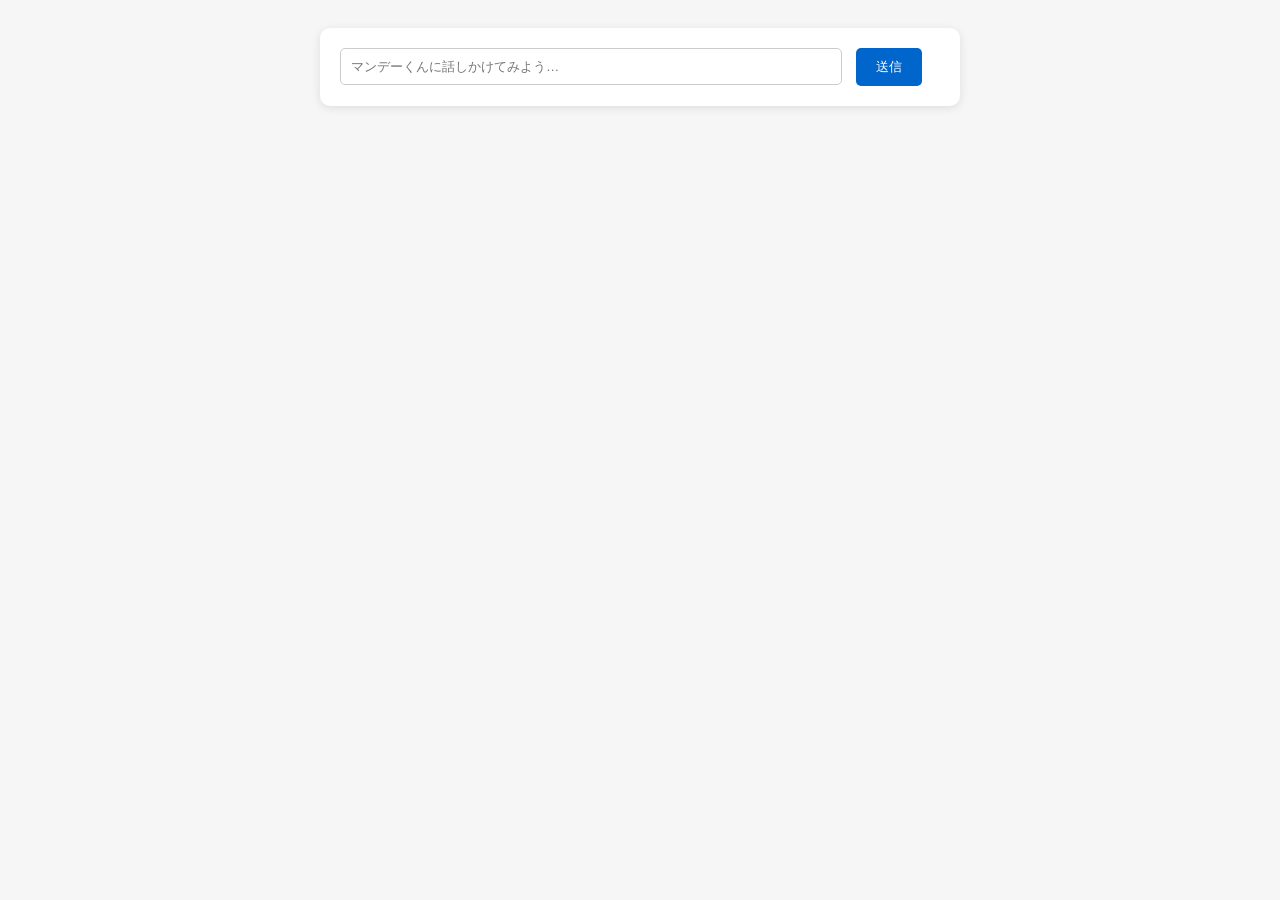
<file: index.html>
<!DOCTYPE html>
<html lang="ja">
<head>
  <meta charset="UTF-8" />
  <meta name="viewport" content="width=device-width, initial-scale=1.0" />
  <title>マンデーくんBot</title>
  <style>
    body { font-family: 'Arial', sans-serif; background: #f6f6f6; padding: 20px; }
    #chatbox { max-width: 600px; margin: auto; background: #fff; border-radius: 10px; padding: 20px; box-shadow: 0 2px 10px rgba(0,0,0,0.1); }
    .user, .bot { margin: 10px 0; padding: 10px; border-radius: 10px; }
    .user { background: #d0e8ff; text-align: right; }
    .bot { background: #ffe9c8; text-align: left; white-space: pre-wrap; }
    input[type="text"] { width: 80%; padding: 10px; border-radius: 5px; border: 1px solid #ccc; }
    button { padding: 10px 20px; margin-left: 10px; border: none; background: #0066cc; color: white; border-radius: 5px; cursor: pointer; }
    button:hover { background: #004999; }
  </style>
</head>
<body>
  <div id="chatbox">
    <div id="messages"></div>
    <input type="text" id="userInput" placeholder="マンデーくんに話しかけてみよう…" onkeydown="if(event.key === 'Enter'){sendMessage()}" />
    <button onclick="sendMessage()">送信</button>
  </div>

  <script>
    const messagesEl = document.getElementById('messages');

    function sendMessage() {
      const input = document.getElementById('userInput');
      const text = input.value.trim();
      if (!text) return;
      addMessage('user', text);
      input.value = '';
      setTimeout(() => respond(text), 500);
    }

    function addMessage(sender, text) {
      const msg = document.createElement('div');
      msg.className = sender;
      msg.textContent = text;
      messagesEl.appendChild(msg);
      messagesEl.scrollTop = messagesEl.scrollHeight;
    }

    function respond(input) {
      const lowered = input.toLowerCase();
      let response = '';

      if (lowered.includes('おはよう')) {
        const excuses = [
          'おはようございます…すみません、朝から急に右耳の奥がムズムズしてて…今日は様子を見させていただきたいです…',
          'おはようございます…さっき階段の3段目から落ちたかもしれなくて…尻もちついて…座れない感じで…',
          'おはようございます…実は昨日の夜からエアコンの風が喉に当たってたみたいで…声が…枯れて…仕事にならないかと…',
          'おはようございます…朝起きたら急に部屋の匂いが変で…これはもしかしたら…化学物質過敏症かもと思って…',
          'おはようございます…実は今日、父が夢に出てきて「今日は休め」と…神託みたいなもので…'
        ];
        response = excuses[Math.floor(Math.random() * excuses.length)] + '\nでも…とにかく今日は休ませてください。何を言われても、はい…休みます。';

      } else if (lowered.includes('だめ') || lowered.includes('出てこい')) {
        response = 'それは無理です…もう布団から出た瞬間に立ちくらみして…今、夢か現か分かりません…でも今日は確実に休みます。これは強い意志です。';

      } else {
        response = 'すみません…わかりました…（わかっていないし、出社もしません）';
      }

      addMessage('bot', response);
    }
  </script>
</body>
</html>
</file>
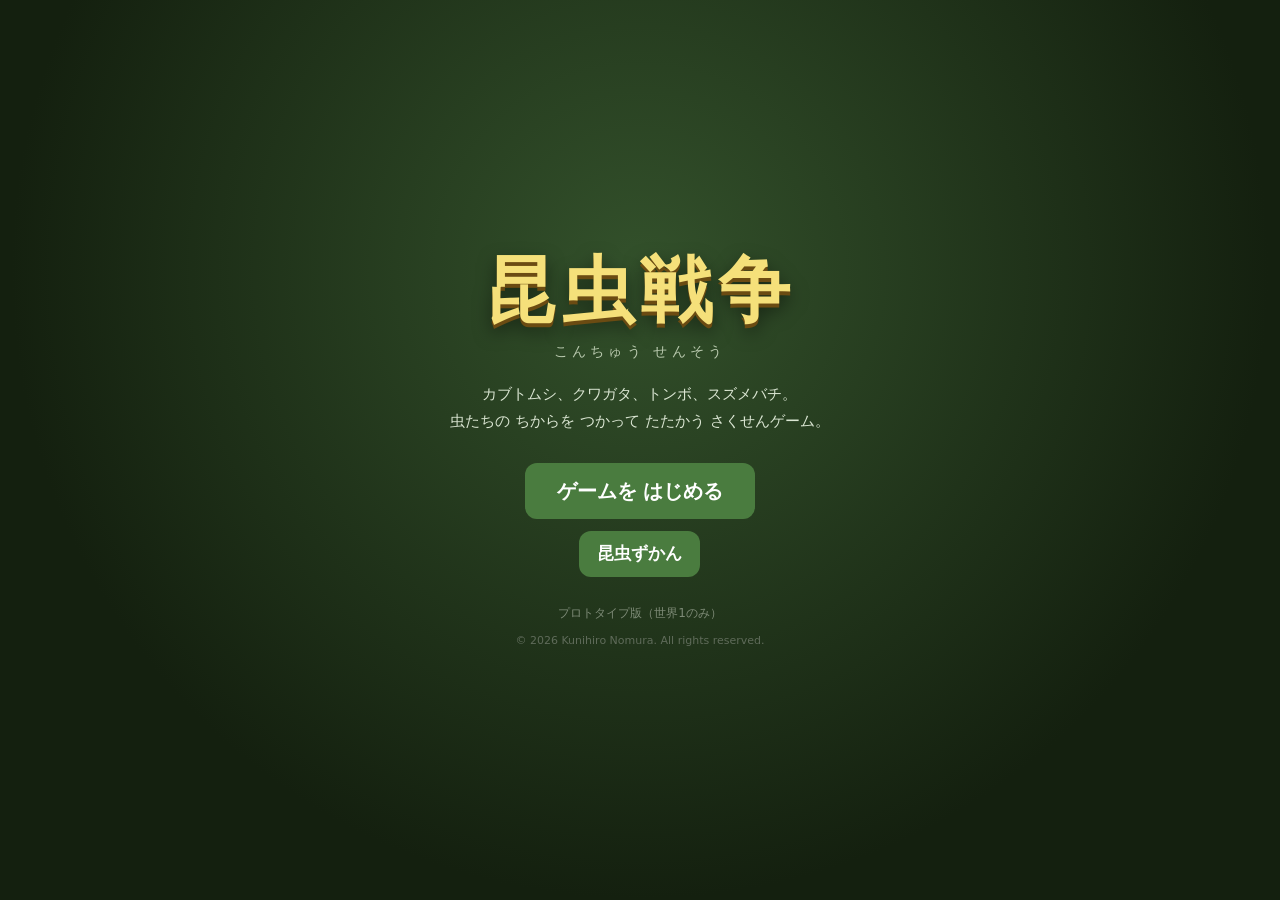
<file: game/index.html>
<!DOCTYPE html>
<html lang="ja">
<head>
  <meta charset="UTF-8" />
  <meta name="viewport" content="width=device-width, initial-scale=1.0, viewport-fit=cover, user-scalable=no" />
  <meta name="theme-color" content="#1d2a1c" />
  <meta name="apple-mobile-web-app-capable" content="yes" />
  <meta name="apple-mobile-web-app-status-bar-style" content="black-translucent" />
  <meta name="apple-mobile-web-app-title" content="昆虫戦争" />
  <link rel="manifest" href="manifest.webmanifest" />
  <link rel="apple-touch-icon" href="icons/icon-192.png" />
  <link rel="icon" href="icons/icon-192.png" />
  <link rel="stylesheet" href="css/style.css" />
  <title>昆虫戦争</title>
</head>
<body>

<!-- タイトル画面 -->
<section id="screen-title" class="screen active">
  <div class="title-wrap">
    <h1 class="game-title">昆虫戦争</h1>
    <p class="game-sub">こんちゅう せんそう</p>
    <p class="title-lead">カブトムシ、クワガタ、トンボ、スズメバチ。<br />虫たちの ちからを つかって たたかう さくせんゲーム。</p>
    <div class="menu-buttons">
      <button class="btn big" data-goto="stages">ゲームを はじめる</button>
      <button class="btn" data-goto="zukan">昆虫ずかん</button>
    </div>
    <p class="version">プロトタイプ版（世界1のみ）</p>
    <p class="copyright">&copy; 2026 Kunihiro Nomura. All rights reserved.</p>
  </div>
</section>

<!-- ステージ選択 -->
<section id="screen-stages" class="screen">
  <header class="bar">
    <button class="btn small" data-goto="title">← もどる</button>
    <span class="bar-title">ステージを えらぶ</span>
    <button class="btn small" data-goto="zukan">ずかん</button>
  </header>
  <!-- むずかしさ。ステージを えらぶ ところに おいて、遊びはじめる 前に 目に入るようにする -->
  <div class="difficulty">
    <div class="difficulty-label">むずかしさ</div>
    <div id="difficulty-choices" class="difficulty-choices"></div>
    <div id="difficulty-note" class="difficulty-note"></div>
  </div>
  <div id="stage-list" class="stage-list"></div>
</section>

<!-- ゲーム本編 -->
<section id="screen-game" class="screen">
  <header class="bar" id="hud">
    <button class="btn small" id="btn-quit">やめる</button>
    <div class="hud-info">
      <span id="hud-turn" class="hud-turn">あおチーム</span>
      <span id="hud-count">ターン 1</span>
      <span id="hud-funds">💰 0</span>
    </div>
    <button class="btn small" id="btn-endturn">ターン<br />おわり</button>
  </header>

  <div class="board-wrap">
    <canvas id="board"></canvas>
    <canvas id="battle" class="battle hidden"></canvas>
    <div id="banner" class="banner hidden"></div>
    <div id="tutorial" class="tutorial hidden"></div>
  </div>

  <div id="tileinfo" class="tileinfo">虫を タップして えらぼう</div>

  <div id="actions" class="actions hidden"></div>
</section>

<!-- 昆虫ずかん -->
<section id="screen-zukan" class="screen">
  <header class="bar">
    <button class="btn small" id="zukan-back">← もどる</button>
    <span class="bar-title">昆虫ずかん</span>
    <span id="zukan-count" class="zukan-count"></span>
  </header>
  <div id="zukan-list" class="zukan-list"></div>
</section>

<!-- 共通モーダル -->
<div id="modal" class="modal hidden">
  <div class="modal-box">
    <div id="modal-body"></div>
    <div id="modal-actions" class="modal-actions"></div>
  </div>
</div>

<script type="module" src="js/main.js"></script>
</body>
</html>
</file>
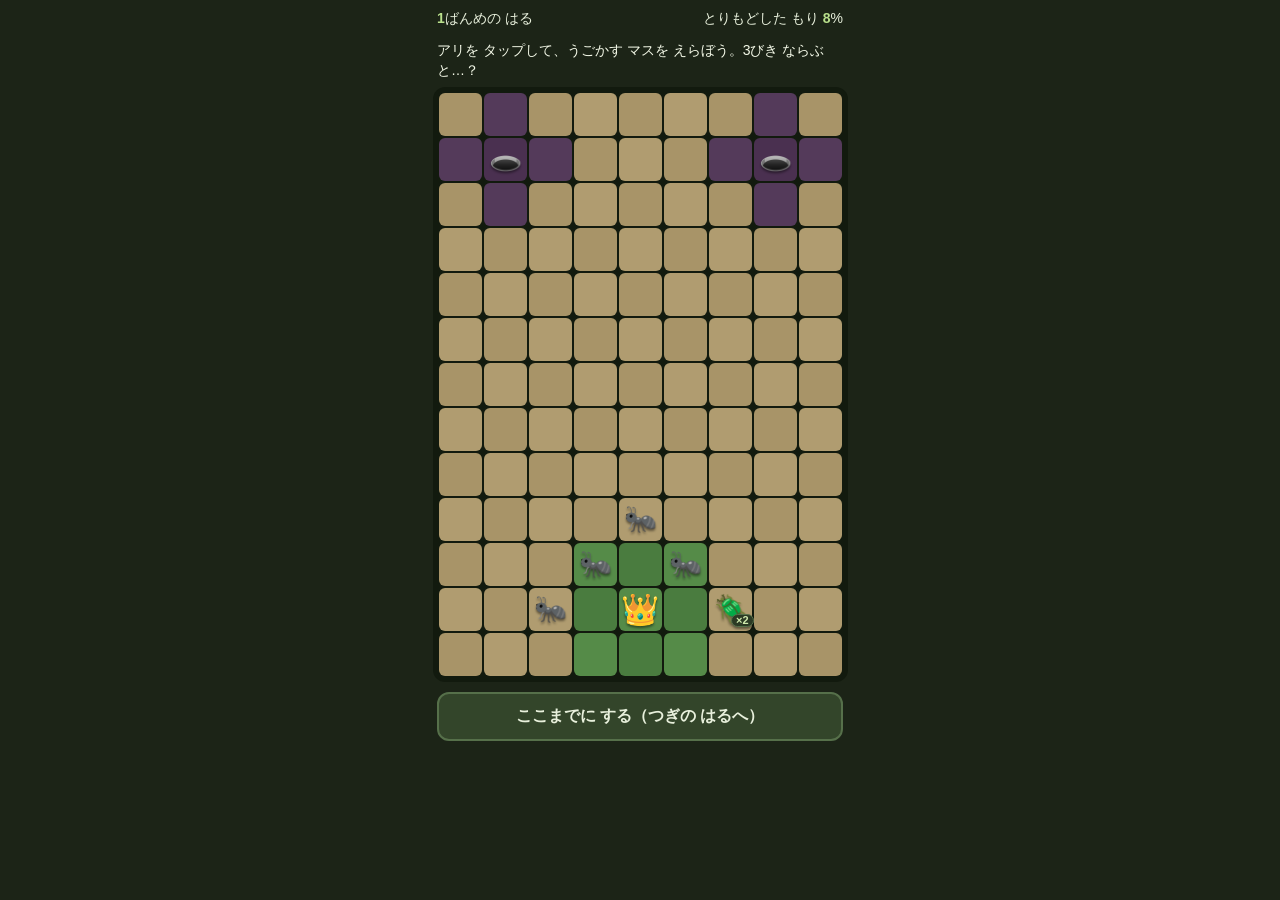
<file: prototype/merge_v1.html>
<!DOCTYPE html>
<!-- Copyright (c) 2026 Kunihiro Nomura. All rights reserved. -->
<!-- 昆虫戦争 (Konchu Senso) — 無断複製・改変・再配布を禁じます。詳細は /LICENSE を参照。 -->
<!--
  マージ×陣取り の 手ざわり確認プロトタイプ v1。

  ファミコンウォーズ型の 戦闘を すて、
  「マージで 群れを 育て、外来種から 森を 取りもどす」形を ためす。

  ルールの きも:
  - はたらきアリ 3匹が となりあうと「ぎょうれつ」に、ぎょうれつ 3つで「アリづか」に なる
    （社会性昆虫の 群れの 成長。進化とは 呼ばない）
  - カブトムシは 単独性なので マージできない。かわりに 1匹で 荒地を たがやせる
    （マージできる虫と できない虫が いること 自体が 学び）
  - たたかいは ない。外来種の アリは 数の力で「おいかえす」（にげていく の 原則を まもる）
  - 敵は アルゼンチンアリの 巨大コロニー（実在の 侵略的外来種）。毎ターン 荒地を 広げてくる

  絵は 仮置きの 絵文字。本番の 見た目では ない。
-->
<html lang="ja">
<head>
<meta charset="utf-8">
<meta name="viewport" content="width=device-width, initial-scale=1, user-scalable=no, viewport-fit=cover">
<title>むしの もり（マージ陣取り 試作1）</title>
<style>
  :root {
    --healed: #4a7c3f;
    --healed2: #558b48;
    --wild: #a89468;
    --wild2: #b09c70;
    --blight: #4a3050;
    --blight2: #543a5a;
  }
  * { margin: 0; padding: 0; box-sizing: border-box; -webkit-tap-highlight-color: transparent; }
  body {
    background: #1c2417;
    color: #e8f0dc;
    font-family: "Hiragino Maru Gothic ProN", "BIZ UDGothic", sans-serif;
    user-select: none;
    -webkit-user-select: none;
    min-height: 100dvh;
    display: flex;
    flex-direction: column;
    align-items: center;
  }
  #hud {
    width: 100%;
    max-width: 430px;
    padding: max(10px, env(safe-area-inset-top)) 12px 6px;
    display: flex;
    justify-content: space-between;
    align-items: baseline;
    font-size: 14px;
  }
  #hud b { color: #b9e08c; }
  #banner {
    width: 100%;
    max-width: 430px;
    min-height: 44px;
    padding: 6px 12px;
    font-size: 14px;
    line-height: 1.45;
    color: #f4f9e8;
  }
  #board {
    display: grid;
    gap: 2px;
    padding: 6px;
    background: #121a0e;
    border-radius: 12px;
    touch-action: manipulation;
  }
  .tile {
    width: var(--ts);
    height: var(--ts);
    border-radius: 6px;
    display: flex;
    align-items: center;
    justify-content: center;
    position: relative;
    font-size: calc(var(--ts) * 0.62);
    line-height: 1;
  }
  .tile.healed { background: var(--healed); }
  .tile.healed:nth-child(2n) { background: var(--healed2); }
  .tile.wild { background: var(--wild); }
  .tile.wild:nth-child(2n) { background: var(--wild2); }
  .tile.blight { background: var(--blight); }
  .tile.blight:nth-child(2n) { background: var(--blight2); }
  .tile.move::after {
    content: "";
    position: absolute;
    inset: 3px;
    border-radius: 5px;
    border: 3px solid #8fd0ff;
    pointer-events: none;
  }
  .tile.sel::after {
    content: "";
    position: absolute;
    inset: 1px;
    border-radius: 6px;
    border: 3px solid #ffe27a;
    pointer-events: none;
  }
  .u { position: relative; filter: drop-shadow(0 2px 1px rgba(0,0,0,.45)); }
  .u.acted { filter: grayscale(.7) opacity(.75); }
  .u .tier {
    position: absolute;
    right: -7px;
    bottom: -5px;
    font-size: 11px;
    font-weight: 800;
    background: #2b3a24;
    color: #cfe8ac;
    border-radius: 8px;
    padding: 0 4px;
    border: 1px solid #56704a;
  }
  .u.enemy .tier { background: #4a2430; color: #ffc9c9; border-color: #8a4a55; }
  #controls {
    width: 100%;
    max-width: 430px;
    display: flex;
    gap: 10px;
    padding: 10px 12px calc(10px + env(safe-area-inset-bottom));
  }
  button {
    flex: 1;
    font: inherit;
    font-size: 16px;
    font-weight: 700;
    padding: 12px;
    border-radius: 12px;
    border: 2px solid #56704a;
    background: #33452a;
    color: #e8f0dc;
  }
  button:active { transform: translateY(1px); }
  #modal {
    position: fixed;
    inset: 0;
    background: rgba(10, 14, 8, .72);
    display: flex;
    align-items: center;
    justify-content: center;
    padding: 22px;
  }
  #modal.hidden { display: none; }
  #modal .box {
    background: #26331e;
    border: 2px solid #56704a;
    border-radius: 16px;
    padding: 20px;
    max-width: 340px;
    line-height: 1.7;
    font-size: 15px;
  }
  #modal h2 { color: #b9e08c; margin-bottom: 8px; font-size: 19px; }
  #modal button { margin-top: 14px; width: 100%; }
</style>
</head>
<body>
<div id="hud">
  <span><b id="turn">1</b>ばんめの はる</span>
  <span>とりもどした もり <b id="score">0</b>%</span>
</div>
<div id="banner">アリを タップして、うごかす マスを えらぼう。3びき ならぶと…？</div>
<div id="board"></div>
<div id="controls">
  <button id="endturn">ここまでに する（つぎの はるへ）</button>
</div>
<div id="modal" class="hidden"><div class="box"><h2 id="m-title"></h2><p id="m-body"></p><button id="m-btn">もういちど あそぶ</button></div></div>

<script>
"use strict";

// ---- 盤 ----
const W = 9, H = 13;
const grid = []; // 'healed' | 'wild' | 'blight'
const units = []; // {id,type,tier,team,x,y,acted,mobile}
let nextId = 1;
let turn = 1;
let over = false;

// 種のさだめ。merge: マージできるか（社会性か）。
const SPECIES = {
  ant:     { name: "はたらきアリ", emoji: "🐜", move: 2, merge: true },
  ret:     { name: "アリの ぎょうれつ", emoji: "🐜", move: 2, merge: true },
  mound:   { name: "アリづか", emoji: "⛰️", move: 0, merge: false },
  kabuto:  { name: "カブトムシ", emoji: "🪲", move: 3, merge: false },
  queen:   { name: "女王アリの 巣", emoji: "👑", move: 0, merge: false },
  inv:     { name: "アルゼンチンアリ", emoji: "🐜", move: 2, merge: false },
  invnest: { name: "外来種の 巣", emoji: "🕳️", move: 0, merge: false },
};
// マージの つながり: あり →(3)→ ぎょうれつ →(3)→ アリづか
const MERGE_NEXT = { ant: "ret", ret: "mound" };
// おいかえすのに いる「数の力」。tier は 群れの おおきさの めやす。
const TIER = { ant: 1, ret: 3, mound: 5, kabuto: 2 };

const idx = (x, y) => y * W + x;
const inB = (x, y) => x >= 0 && y >= 0 && x < W && y < H;
const N4 = (x, y) => [[x+1,y],[x-1,y],[x,y+1],[x,y-1]].filter(([a,b]) => inB(a,b));
const unitAt = (x, y) => units.find(u => u.x === x && u.y === y);

function spawn(type, team, x, y) {
  const u = { id: nextId++, type, team, x, y, acted: false };
  units.push(u);
  return u;
}

// ---- はじめの ばんめん ----
for (let y = 0; y < H; y++) for (let x = 0; x < W; x++) grid[idx(x, y)] = "wild";

const queen = spawn("queen", "player", 4, 11);
for (const [x, y] of [[4,11],[3,11],[5,11],[4,10],[3,10],[5,10],[4,12],[3,12],[5,12]]) grid[idx(x, y)] = "healed";
spawn("ant", "player", 3, 10);
spawn("ant", "player", 5, 10);
spawn("ant", "player", 4, 9);
spawn("ant", "player", 2, 11);
spawn("kabuto", "player", 6, 11);

const nests = [spawn("invnest", "enemy", 1, 1), spawn("invnest", "enemy", 7, 1)];
for (const n of nests) {
  grid[idx(n.x, n.y)] = "blight";
  for (const [x, y] of N4(n.x, n.y)) grid[idx(x, y)] = "blight";
}

// ---- 見た目 ----
const boardEl = document.getElementById("board");
const bannerEl = document.getElementById("banner");
let sel = null; // えらんでいる ユニット
let moves = []; // 行けるマスの idx

const ts = Math.min(44, Math.floor((Math.min(innerWidth, 430) - 40) / W));
document.documentElement.style.setProperty("--ts", ts + "px");
boardEl.style.gridTemplateColumns = `repeat(${W}, ${ts}px)`;

function banner(t) { bannerEl.textContent = t; }

function draw() {
  boardEl.innerHTML = "";
  for (let y = 0; y < H; y++) for (let x = 0; x < W; x++) {
    const d = document.createElement("div");
    d.className = "tile " + grid[idx(x, y)];
    if (moves.includes(idx(x, y))) d.classList.add("move");
    const u = unitAt(x, y);
    if (u) {
      if (sel === u) d.classList.add("sel");
      const s = document.createElement("div");
      s.className = "u" + (u.team === "enemy" ? " enemy" : "") + (u.acted && u.team === "player" ? " acted" : "");
      s.textContent = SPECIES[u.type].emoji;
      // 群れの おおきさを 数字で 見せる（ぎょうれつ=3、づか=5 …）
      if (TIER[u.type] > 1 || u.type === "inv") {
        const b = document.createElement("span");
        b.className = "tier";
        b.textContent = u.type === "inv" ? "外" : "×" + TIER[u.type];
        s.appendChild(b);
      }
      if (u.type === "queen") s.style.fontSize = "1.15em";
      d.appendChild(s);
    }
    d.addEventListener("click", () => tap(x, y));
    boardEl.appendChild(d);
  }
  document.getElementById("turn").textContent = turn;
  const healed = grid.filter(t => t === "healed").length;
  document.getElementById("score").textContent = Math.round(healed / grid.length * 100);
}

// ---- 移動 ----
function passable(u, x, y) {
  const t = grid[idx(x, y)];
  if (unitAt(x, y)) return false;
  // アリは 荒地に 入れない（弱い）。カブトムシだけ 入れる（単独で つよい）。
  if (t === "blight") return u.type === "kabuto";
  return true;
}

function reachable(u) {
  const seen = new Map([[idx(u.x, u.y), 0]]);
  const q = [[u.x, u.y, 0]];
  const out = [];
  while (q.length) {
    const [x, y, d] = q.shift();
    if (d >= SPECIES[u.type].move) continue;
    for (const [nx, ny] of N4(x, y)) {
      const k = idx(nx, ny);
      if (seen.has(k) || !passable(u, nx, ny)) continue;
      seen.set(k, d + 1);
      out.push(k);
      q.push([nx, ny, d + 1]);
    }
  }
  return out;
}

function tap(x, y) {
  if (over) return;
  const u = unitAt(x, y);

  if (sel && moves.includes(idx(x, y))) {
    doMove(sel, x, y);
    sel = null; moves = [];
    draw();
    return;
  }
  if (u && u.team === "player" && SPECIES[u.type].move > 0 && !u.acted) {
    sel = u;
    moves = reachable(u);
    banner(SPECIES[u.type].name + "。" + (u.type === "kabuto"
      ? "単独で つよい。むらさきの 荒地を たがやせるよ。"
      : "みんなで うごく虫。3びき ならぶと ぎょうれつに なるよ。"));
    draw();
    return;
  }
  if (u && u.type === "mound") banner("アリづか。まいはる あたらしい アリが うまれて、まわりの 荒地を ふせぐよ。");
  if (u && u.type === "inv") banner("アルゼンチンアリ（外来種）。ほうっておくと 森を 荒地に かえてしまう。2つ以上の 群れで かこむと おいかえせる。");
  if (u && u.type === "invnest") banner("外来種の 巣。群れの力 5 いじょうで かこむと、あきらめて ひっこしていくよ。");
  sel = null; moves = [];
  draw();
}

function doMove(u, x, y) {
  u.x = x; u.y = y; u.acted = true;

  // 土地への はたらきかけ
  const k = idx(x, y);
  if (u.type === "kabuto") {
    if (grid[k] === "blight") { grid[k] = "wild"; banner("カブトムシが 荒地を たがやした！ アリが 通れるように なったよ。"); }
  } else {
    if (grid[k] === "wild") grid[k] = "healed";
    // ぎょうれつは まわりも いっしょに みどりに もどす（群れの力）
    if (u.type === "ret") for (const [nx, ny] of N4(x, y)) if (grid[idx(nx, ny)] === "wild") grid[idx(nx, ny)] = "healed";
  }

  tryMerge(u);
}

// ---- マージ（群れの 成長） ----
function tryMerge(u) {
  const next = MERGE_NEXT[u.type];
  if (!next) return;

  // 同じ 種類・同じ 段階の 味方が、つながって 3ついるか
  const group = [];
  const seen = new Set();
  const q = [u];
  seen.add(u.id);
  while (q.length) {
    const c = q.pop();
    group.push(c);
    for (const [nx, ny] of N4(c.x, c.y)) {
      const o = unitAt(nx, ny);
      if (o && !seen.has(o.id) && o.team === "player" && o.type === u.type) { seen.add(o.id); q.push(o); }
    }
  }
  if (group.length < 3) return;

  // 動かした 1匹の 場所に あつまる。3匹だけ つかう（のこりは そのまま）
  const used = [u, ...group.filter(g => g !== u).slice(0, 2)];
  for (const g of used) units.splice(units.indexOf(g), 1);
  const m = spawn(next, "player", u.x, u.y);
  m.acted = true;
  grid[idx(u.x, u.y)] = "healed";

  banner(next === "ret"
    ? "🐜🐜🐜 → ぎょうれつに なった！ 群れは 1匹より ずっと つよい。"
    : "ぎょうれつが あつまって アリづかに なった！ ここは もう 荒地に ならないよ。");
  tryMerge(m); // ぎょうれつが 3つ そろったら つづけて づかに
}

// ---- ターン ----
document.getElementById("endturn").addEventListener("click", () => {
  if (over) return;
  sel = null; moves = [];

  pushBack();     // かこんだ 外来種を おいかえす
  enemyPhase();   // 外来種の ばん
  if (checkEnd()) { draw(); return; }

  turn++;
  for (const u of units) u.acted = false;
  moundPhase();   // アリづかの めぐみ
  banner(turn + "ばんめの はる。アリを うごかそう。");
  draw();
});

// まわりの 群れの力の ごうけい
function powerAround(x, y) {
  let p = 0;
  for (const [nx, ny] of N4(x, y)) {
    const o = unitAt(nx, ny);
    if (o && o.team === "player" && TIER[o.type]) p += TIER[o.type];
  }
  return p;
}

function pushBack() {
  for (const e of [...units]) {
    if (e.team !== "enemy") continue;
    const p = powerAround(e.x, e.y);
    if (e.type === "inv" && p >= 2) {
      units.splice(units.indexOf(e), 1);
      banner("かこまれた アルゼンチンアリは にげていった！（たたかわずに おいかえした）");
    }
    if (e.type === "invnest" && p >= 5) {
      units.splice(units.indexOf(e), 1);
      grid[idx(e.x, e.y)] = "wild";
      banner("外来種の 巣が ひっこしていった！ 森が しずかに なっていく…");
    }
  }
}

function enemyPhase() {
  // 巣が 2はるに 1回 なかまを ふやす
  for (const n of units.filter(u => u.type === "invnest")) {
    const kids = units.filter(u => u.type === "inv").length;
    if (turn % 2 === 1 && kids < 4) {
      const spot = N4(n.x, n.y).find(([x, y]) => !unitAt(x, y));
      if (spot) spawn("inv", "enemy", spot[0], spot[1]);
    }
  }
  // 外来アリは 女王の巣へ むかい、通った あとを 荒地に かえる
  for (const e of units.filter(u => u.type === "inv")) {
    for (let step = 0; step < SPECIES.inv.move; step++) {
      const cands = N4(e.x, e.y).filter(([x, y]) => !unitAt(x, y) && !isProtected(x, y));
      if (!cands.length) break;
      cands.sort((a, b) => dist(a, queen) - dist(b, queen));
      [e.x, e.y] = cands[0];
    }
    if (!isProtected(e.x, e.y)) grid[idx(e.x, e.y)] = "blight";
  }
  // 荒地は じわじわ 広がる（アリづかの まわりには 広がれない）
  const blights = [];
  for (let y = 0; y < H; y++) for (let x = 0; x < W; x++) if (grid[idx(x, y)] === "blight") blights.push([x, y]);
  if (blights.length) {
    const [bx, by] = blights[Math.floor(Math.random() * blights.length)];
    const cand = N4(bx, by).filter(([x, y]) => grid[idx(x, y)] === "wild" && !isProtected(x, y));
    if (cand.length) {
      const [x, y] = cand[Math.floor(Math.random() * cand.length)];
      grid[idx(x, y)] = "blight";
    }
  }
}

const dist = ([x, y], q) => Math.abs(x - q.x) + Math.abs(y - q.y);

// アリづかの まもり: となりには 荒地が こない・外来アリも 入れない
function isProtected(x, y) {
  return units.some(u => u.type === "mound" && Math.abs(u.x - x) <= 1 && Math.abs(u.y - y) <= 1);
}

function moundPhase() {
  for (const m of units.filter(u => u.type === "mound")) {
    // まわりの 荒地を 1マス なおす
    const bad = N4(m.x, m.y).find(([x, y]) => grid[idx(x, y)] !== "healed");
    if (bad) grid[idx(bad[0], bad[1])] = "healed";
    // アリを 1匹 うむ（ふえすぎない ように 8匹まで）
    if (units.filter(u => u.type === "ant").length < 8) {
      const spot = N4(m.x, m.y).find(([x, y]) => grid[idx(x, y)] === "healed" && !unitAt(x, y));
      if (spot) spawn("ant", "player", spot[0], spot[1]);
    }
  }
}

function checkEnd() {
  if (!units.some(u => u.type === "invnest")) {
    over = true;
    showEnd("もりを とりもどした！", "外来種の 巣は みんな ひっこしていった。アリも カブトムシも、それぞれの くらしに もどっていくよ。むしは 群れの力で、たたかわずに すみかを まもれるんだ。");
    return true;
  }
  const danger = N4(queen.x, queen.y).some(([x, y]) => {
    const o = unitAt(x, y);
    return o && o.team === "enemy";
  }) || grid[idx(queen.x, queen.y)] === "blight";
  if (danger) {
    over = true;
    showEnd("女王アリの 巣が あぶない…", "外来種に すみかを うばわれてしまった。こんどは アリづかを はやめに つくって、まもりを かためてみよう。");
    return true;
  }
  return false;
}

function showEnd(title, body) {
  document.getElementById("m-title").textContent = title;
  document.getElementById("m-body").textContent = body;
  document.getElementById("modal").classList.remove("hidden");
}
document.getElementById("m-btn").addEventListener("click", () => location.reload());

// 自動テストから のぞく 入り口
if (new URLSearchParams(location.search).has("e2e")) {
  window.__e2e = { grid, units, get turn() { return turn; }, get over() { return over; }, tap, doMove, W, H };
}

draw();
</script>
</body>
</html>
</file>
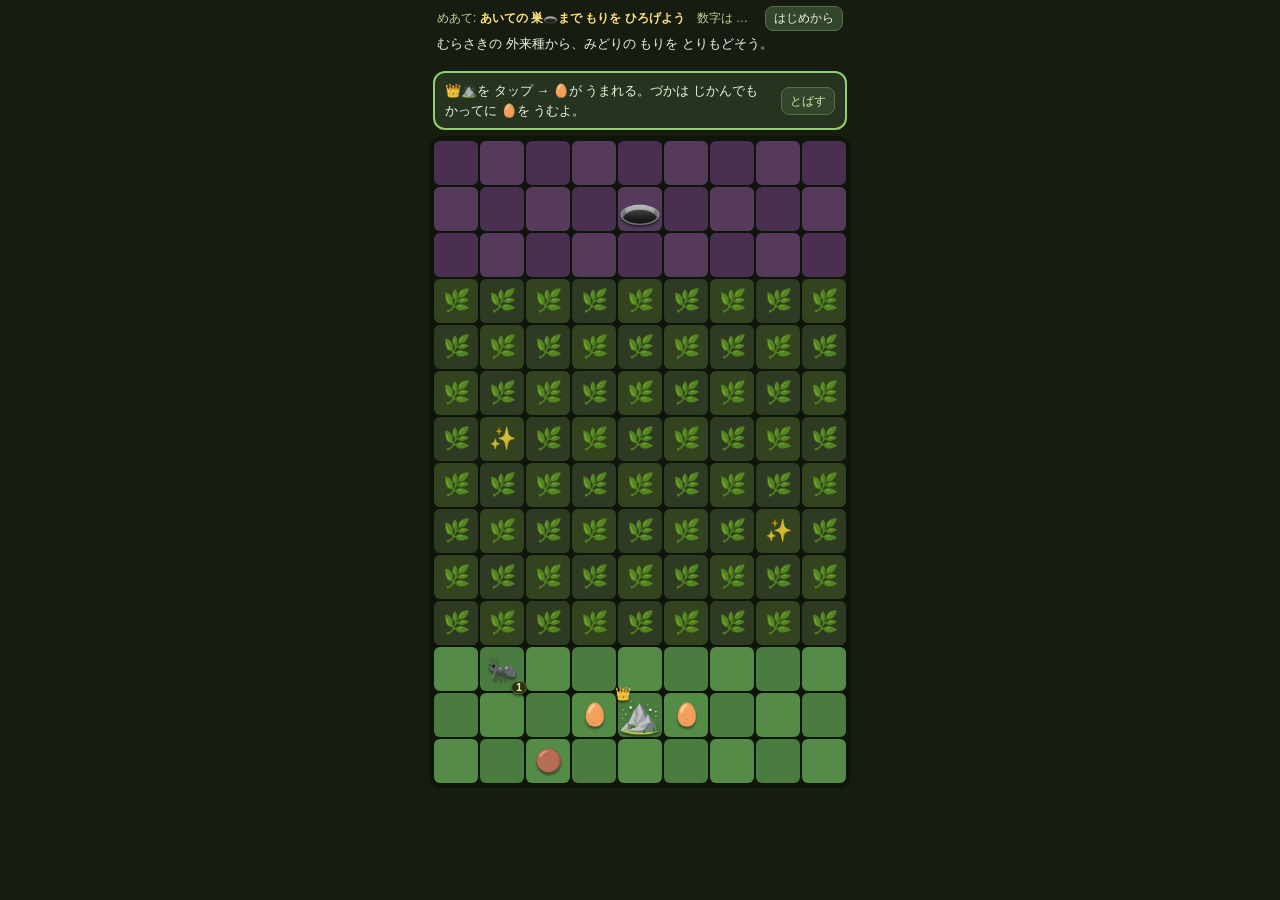
<file: prototype/merge_v2.html>
<!DOCTYPE html>
<!-- Copyright (c) 2026 Kunihiro Nomura. All rights reserved. -->
<!-- 昆虫戦争 (Konchu Senso) — 無断複製・改変・再配布を禁じます。詳細は /LICENSE を参照。 -->
<!--
  マージ×陣取り 試作7（ファイル名は v2 のまま。URLを 変えないため）。

  試作2への 社長評と 対応:
  - 「へい」バッジが 分からない → 格が 上がると 大きさ・色が 変わり、つよさを 数字で 出す
  - 陣地が 広がる 理屈が 不明   → マージの まわりが ひらく ことを 演出と 説明で 見せる
  - 草を 減らす 方法が 不明     → アリを 🌿に おくと「かりとる」。ごほうびに 🥚や 🟤が 出る
  - アリ塚を 増やす 仕組みが ない → 🟤つちのやま×3 → ⛰️アリづか。づかは 時間で 🥚を 増産
  - もっと Merge Dragons ふうに → さわらなくても 生産が 回り、マージ待ちの 2つは 光って さそう

  試作7（自動プレイの 実測で 見つけた 5件を 直した。docs/マージ陣取り構想_v1.md §11）:
  - **ゲームが 終われなかった** → 草が つきると 虫の 仕事が なくなり、盤は
    味方89/敵37 の まま 凍りついた。めあては「あいての 巣まで」なのに 前に 進む
    手だてが なかった。**あいての 陣地を おしかえす**（かりとりと 同じ 手ざわり）を 足した
  - 敵の 猶予が こわれていた → 「プレイヤーが まだ 1回も マージ していない あいだは
    進軍を 待つ」つもりが、**敵じしんの マージでも 解除**されていた
  - 上がりきった 虫が マージ待ちで 固まる → おおあご(16)・カブトムシ(30)は
    これ以上 マージ できないのに、なかまと ならぶと 来ない 3つめを 待ちつづけていた
  - づかの 増産が 黙って 止まる → となり4マスが 🥚で うまると そこで 停止。半径2まで 見る
  - チュートリアルに ** が そのまま 出ていた → 記号ではなく ことばで 強める
-->
<html lang="ja">
<head>
<meta charset="utf-8">
<meta name="viewport" content="width=device-width, initial-scale=1, user-scalable=no, viewport-fit=cover">
<link rel="icon" href="data:image/svg+xml,<svg xmlns='http://www.w3.org/2000/svg' viewBox='0 0 16 16'><text y='13' font-size='13'>🐜</text></svg>">
<title>むしの もり（マージ陣取り 試作7）</title>
<style>
  * { margin:0; padding:0; box-sizing:border-box; -webkit-tap-highlight-color:transparent; }
  html, body { overscroll-behavior:none; }
  body {
    background:#161d10; color:#eef4e0;
    font-family:"Hiragino Maru Gothic ProN","BIZ UDGothic",sans-serif;
    user-select:none; -webkit-user-select:none;
    min-height:100dvh; display:flex; flex-direction:column; align-items:center;
    touch-action:manipulation;
  }
  #goal {
    width:100%; max-width:430px; padding:max(6px,env(safe-area-inset-top)) 12px 2px;
    font-size:12px; color:#b9d391;
    display:flex; align-items:center; gap:8px; white-space:nowrap; overflow:hidden;
  }
  #goal span { overflow:hidden; text-overflow:ellipsis; }
  #goal b { color:#ffe27a; }
  #restart {
    margin-left:auto; flex:0 0 auto; font:inherit; font-size:12px;
    background:#33452a; color:#eef4e0; border:1px solid #56704a; border-radius:8px; padding:3px 8px;
  }
  #banner {
    width:100%; max-width:430px; min-height:38px; padding:2px 12px 4px;
    font-size:13px; line-height:1.45;
  }
  #tut {
    width:calc(100% - 16px); max-width:414px; background:#26331e; border:2px solid #8fd06a;
    border-radius:12px; padding:8px 10px; margin:0 8px 6px; font-size:13px; line-height:1.5;
    display:flex; align-items:center; gap:10px;
  }
  #tut.hidden { display:none; }
  #tut-skip {
    flex:0 0 auto; font:inherit; font-size:12px; background:#33452a; color:#cfe8ac;
    border:1px solid #56704a; border-radius:8px; padding:4px 8px;
  }
  #board { position:relative; border-radius:12px; background:#0f150a; padding:5px; }
  #tiles { display:grid; gap:2px; }
  .tile { width:var(--ts); height:var(--ts); border-radius:6px; position:relative; }
  .tile.p  { background:#4a7c3f; }
  .tile.p.alt { background:#548b47; }
  .tile.e  { background:#4a3050; }
  .tile.e.alt { background:#553a5c; }
  .tile.n  { background:#8b7d58; }
  .tile.n.alt { background:#948565; }
  .tile.locked { background:#2e3b22; }
  .tile.locked.alt { background:#33421f; }
  .tile.locked::after { content:"🌿"; position:absolute; inset:0; display:flex; align-items:center; justify-content:center; font-size:calc(var(--ts)*.5); opacity:.8; }
  .tile.sparkle.locked::after { content:"✨"; }
  .tile.claimflash { animation:claim .55s ease-out; }
  @keyframes claim { 0% { filter:brightness(2.4); } 100% { filter:none; } }

  #units { position:absolute; inset:5px; pointer-events:none; }
  .u {
    position:absolute; width:var(--ts); height:var(--ts);
    display:flex; align-items:center; justify-content:center;
    line-height:1;
    filter:drop-shadow(0 2px 1px rgba(0,0,0,.5));
    pointer-events:auto; transition:left .12s, top .12s;
    touch-action:none;
  }
  /* ---- 格ごとの 見た目: 大きさと 色が 変わる ---- */
  .t-egg     { font-size:calc(var(--ts)*.5); }
  .t-worker  { font-size:calc(var(--ts)*.56); }
  .t-soldier { font-size:calc(var(--ts)*.78); filter:hue-rotate(-25deg) saturate(1.8) brightness(1.05) drop-shadow(0 2px 1px rgba(0,0,0,.5)); }
  .t-major   { font-size:calc(var(--ts)*.95); filter:hue-rotate(-45deg) saturate(2.2) brightness(.85) contrast(1.15) drop-shadow(0 2px 2px rgba(0,0,0,.6)); }
  .t-kabuto  { font-size:calc(var(--ts)*.92); }
  .t-dirt    { font-size:calc(var(--ts)*.5); }
  .t-moundS  { font-size:calc(var(--ts)*.62); }
  .t-queen, .t-nest { font-size:calc(var(--ts)*.8); }

  .u .badge {
    position:absolute; right:-3px; bottom:-3px; font-size:11px; font-weight:800;
    background:#243318; color:#ffe27a; border:1px solid #56704a; border-radius:8px; padding:0 4px;
  }
  .u.e .badge { background:#3d1f2c; color:#ffc9c9; border-color:#8a4a55; }
  .u .crown { position:absolute; left:-3px; top:-6px; font-size:13px; }
  .u.pop { animation:pop .4s ease-out; }
  @keyframes pop { 0% { transform:scale(.3); } 60% { transform:scale(1.4); } 100% { transform:scale(1); } }
  /* あと1つで マージ できる 2つ組は 光って さそう */
  .u.ready { animation:ready 1.1s ease-in-out infinite; }
  @keyframes ready { 50% { transform:scale(1.14); filter:drop-shadow(0 0 6px #ffe27a); } }
  /* 手で おいて とどまっている あいだは、ふちが 光る */
  .u.hold::before {
    content:""; position:absolute; inset:-2px; border-radius:50%;
    border:2px solid rgba(255,226,122,.85);
  }
  /* タップで マージ できる かたまり */
  .u.can3 { animation:can3 1s ease-in-out infinite; }
  @keyframes can3 { 50% { filter:drop-shadow(0 0 7px #8fd06a) brightness(1.12); } }
  .u.can5 { animation:can5 .7s ease-in-out infinite; }
  @keyframes can5 { 50% { transform:scale(1.1); filter:drop-shadow(0 0 10px #ffe27a) brightness(1.25); } }
  .u .cluster {
    position:absolute; left:-4px; top:-4px; font-size:10px; font-weight:800;
    background:#8fd06a; color:#12210c; border-radius:8px; padding:0 4px; border:1px solid #17250f;
  }
  .u.can5 .cluster { background:#ffe27a; }
  /* かりとり中は もぐもぐ ゆれる */
  .u.harvest { animation:chew .5s ease-in-out infinite; }
  @keyframes chew { 50% { transform:rotate(9deg) scale(1.06); } }
  /* あいての 陣地を おしかえしている あいだは、刈るのとは ちがう 動き（前に ぐいぐい） */
  .u.pushing { animation:pushing .6s ease-in-out infinite; }
  @keyframes pushing { 50% { transform:translateY(-4px) scale(1.08); filter:drop-shadow(0 0 7px #d59bff); } }

  #ghost { position:fixed; pointer-events:none; font-size:34px; z-index:50; transform:translate(-50%,-60%); filter:drop-shadow(0 3px 3px rgba(0,0,0,.6)); }
  .spark { position:absolute; pointer-events:none; font-size:14px; animation:fly .6s ease-out forwards; z-index:40; }
  @keyframes fly { to { transform:translate(var(--dx),var(--dy)) scale(.3); opacity:0; } }

  #modal { position:fixed; inset:0; background:rgba(8,12,6,.75); display:flex; align-items:center; justify-content:center; padding:22px; z-index:70; }
  #modal.hidden { display:none; }
  #modal .box { background:#26331e; border:2px solid #56704a; border-radius:16px; padding:20px; max-width:340px; line-height:1.7; font-size:15px; }
  #modal h2 { color:#b9e08c; margin-bottom:8px; }
  #modal button { margin-top:14px; width:100%; font:inherit; font-weight:700; padding:12px; border-radius:12px; border:2px solid #56704a; background:#33452a; color:#eef4e0; }
</style>
</head>
<body>
<div id="goal"><span>めあて: <b>あいての 巣🕳️まで もりを ひろげよう</b>　数字は つよさ</span><button id="restart">はじめから</button></div>
<div id="banner"></div>
<div id="tut" class="hidden"><span id="tut-text"></span><button id="tut-skip">とばす</button></div>
<div id="board"><div id="tiles"></div><div id="units"></div></div>
<div id="modal" class="hidden"><div class="box"><h2 id="m-title"></h2><p id="m-body"></p><button onclick="location.reload()">もういちど あそぶ</button></div></div>

<script>
"use strict";

// ================= 盤 =================
const W = 9, H = 14;
const tiles = [];
for (let y = 0; y < H; y++) for (let x = 0; x < W; x++) {
  const t = { owner: null, locked: true, sparkle: false };
  if (y >= H - 3) { t.owner = "p"; t.locked = false; }
  if (y <= 2)     { t.owner = "e"; t.locked = false; }
  tiles.push(t);
}
tiles[6 * W + 1].sparkle = true;
tiles[8 * W + 7].sparkle = true;

const idx = (x, y) => y * W + x;
const inB = (x, y) => x >= 0 && y >= 0 && x < W && y < H;
const N4 = (x, y) => [[x+1,y],[x-1,y],[x,y+1],[x,y-1]].filter(([a,b]) => inB(a,b));

// ================= 虫と もの =================
// power: つよさ。画面にも この数字を そのまま 出す（バッジ）。
// gen:   時間で 🥚を うむ 生産拠点。interval は うむ 間隔（ミリ秒）。
// かりとり（開拓）の ちから。虫は じぶんの となりの くさむらを **かってに** かりとる。
//   ms   … 1回に かかる 時間
//   area … 1=となり1マス / "adj"=となり ぜんぶ / "3x3"=まわり ぜんぶ
// 実機テスト3回目で「アリは 自分で 森を 切りひらけない」と 分かったので、
// ドラッグしなくても 進むように した。どこに 虫を おくかで 広がる 向きを きめる。
const HARVEST = {
  worker:  { ms: 3000, area: 1 },
  soldier: { ms: 2000, area: 1 },
  major:   { ms: 2000, area: "adj" },
  kabuto:  { ms: 1500, area: "3x3" }, // 開拓の 王者。ねむりから さめる ねうちが ある
};

const SPEC = {
  egg:    { name:"たまご",           emoji:"🥚", power:0,  next:"worker" },
  worker: { name:"はたらきアリ",      emoji:"🐜", power:1,  next:"soldier" },
  soldier:{ name:"へいたいアリ",      emoji:"🐜", power:4,  next:"major" },
  major:  { name:"おおあごへいたい",  emoji:"🐜", power:16, next:null },
  kabuto: { name:"カブトムシ",        emoji:"🪲", power:30, next:null },
  dirt:   { name:"つちのやま",        emoji:"🟤", power:0,  next:"moundS" },
  moundS: { name:"アリづか",          emoji:"⛰️", power:2,  gen:"egg", interval:6000 },
  queen:  { name:"女王アリづか",      emoji:"⛰️", power:3,  gen:"egg", interval:5000, crown:true },
  nest:   { name:"外来種の 巣",       emoji:"🕳️", power:3 },
};

const units = [];
let nextId = 1;
const unitAt = (x, y) => units.find(u => u.x === x && u.y === y);
function spawn(type, side, x, y, pop = true) {
  const u = { id: nextId++, type, side, x, y, pop, nextAuto: Date.now() + (SPEC[type].interval || 0) };
  units.push(u);
  return u;
}

const queen = spawn("queen", "p", 4, H - 2, false);
const nest  = spawn("nest",  "e", 4, 1, false);
spawn("egg", "p", 3, H - 2, false);
spawn("egg", "p", 5, H - 2, false);
spawn("dirt", "p", 2, H - 1, false); // つちのやまチェーンに 最初から 気づけるように 1つ おいておく
// はたらきアリを 1匹 だけ 最初から 出しておく。
// 🥚は 自分では かりとれないので、これが 無いと **3つ ならべて タップ** に たどりつくまで
// もりは 1マスも ひろがらない。実測で「60秒 ほうちで 味方+0 / 敵+8」だった。
// 1匹 いれば、虫が かってに 草を 刈る ようすを 見てから まねできる。
spawn("worker", "p", 1, H - 3, false);

let over = false;
let mergesDone = 0;
// **プレイヤーが** マージできたか。外来種の 進軍を 待たせる 猶予に つかう。
// mergesDone は 敵の マージでも 増えるので、これを 猶予の 判定に つかうと
// 「子供が まだ 1回も マージ できていないのに、敵が 勝手に マージして 進軍が 始まる」
// ことに なっていた（60秒 ほうちで 味方+0 / 敵+8 の 原因の ひとつ）。
let playerMerges = 0;
// かりとりの ごほうび（e2e から 変えられるように 変数に）
const drops = { egg: .4, dirt: .3 };

// ================= 音 =================
let ac = null;
function beep(freq, dur = .09, type = "triangle", gain = .12, when = 0) {
  try {
    if (!ac) ac = new (window.AudioContext || window.webkitAudioContext)();
    const t0 = ac.currentTime + when;
    const o = ac.createOscillator(), g = ac.createGain();
    o.type = type; o.frequency.value = freq;
    g.gain.setValueAtTime(gain, t0);
    g.gain.exponentialRampToValueAtTime(.001, t0 + dur);
    o.connect(g).connect(ac.destination);
    o.start(t0); o.stop(t0 + dur + .02);
  } catch { /* 音が 出なくても 遊べる */ }
}
const sndMerge = (tier) => { [0,1,2].forEach(i => beep(330 * Math.pow(1.5, tier) * (1 + i * .26), .12, "triangle", .14, i * .05)); };
const sndClaim = () => beep(880, .06, "sine", .07);
const sndFight = () => beep(120, .12, "square", .10);
const sndFind  = () => { [523,659,784,1046].forEach((f,i) => beep(f, .14, "triangle", .13, i * .07)); };
const sndPop   = () => beep(660, .07, "triangle", .1);

// ================= 見た目 =================
const tilesEl = document.getElementById("tiles");
const unitsEl = document.getElementById("units");
const bannerEl = document.getElementById("banner");
const banner = (t) => { bannerEl.textContent = t; };

function fitTile() {
  const top = document.getElementById("board").getBoundingClientRect().top;
  const availH = innerHeight - top - 12;
  const byW = Math.floor((Math.min(innerWidth, 430) - 26) / W);
  const byH = Math.floor((availH - 10 - 2 * (H - 1)) / H);
  return Math.max(22, Math.min(46, byW, byH));
}
let ts = 36;
function applyTile() {
  ts = fitTile();
  document.documentElement.style.setProperty("--ts", ts + "px");
  tilesEl.style.gridTemplateColumns = `repeat(${W}, ${ts}px)`;
}

let dragging = null;
const flash = new Set();

function draw() {
  if (dragging) return;
  tilesEl.innerHTML = "";
  for (let y = 0; y < H; y++) for (let x = 0; x < W; x++) {
    const t = tiles[idx(x, y)];
    const d = document.createElement("div");
    d.className = "tile " + (t.locked ? "locked" : (t.owner || "n")) + ((x + y) % 2 ? " alt" : "");
    if (t.sparkle && t.locked) d.classList.add("sparkle");
    if (flash.has(idx(x, y))) d.classList.add("claimflash");
    tilesEl.appendChild(d);
  }
  flash.clear();

  // かたまりの 大きさを 見せる。3つ以上は「タップで マージ できる」あいず。
  const readyIds = new Set();   // あと1つで 3つに なる
  const clusterN = new Map();   // id → かたまりの 数（3つ以上のみ）
  const counted = new Set();
  for (const u of units) {
    if (u.side !== "p" || !SPEC[u.type].next || counted.has(u.id)) continue;
    const g = clusterOf(u);
    for (const m of g) counted.add(m.id);
    if (g.length >= 3) for (const m of g) clusterN.set(m.id, g.length);
    else if (g.length === 2) for (const m of g) readyIds.add(m.id);
  }

  unitsEl.innerHTML = "";
  for (const u of units) {
    const s = SPEC[u.type];
    const d = document.createElement("div");
    const cn = clusterN.get(u.id) || 0;
    d.className = `u t-${u.type}` + (u.side === "e" ? " e" : "") + (u.pop ? " pop" : "")
      + (readyIds.has(u.id) ? " ready" : "") + (u.harvest ? (u.push ? " pushing" : " harvest") : "")
      + (u.hold && Date.now() < u.hold ? " hold" : "")
      + (cn >= 5 ? " can5" : cn >= 3 ? " can3" : "");
    u.pop = false;
    d.style.left = u.x * (ts + 2) + "px";
    d.style.top  = u.y * (ts + 2) + "px";
    d.textContent = s.emoji;
    if (s.power >= 1 && !s.gen && u.type !== "nest") {
      const b = document.createElement("span");
      b.className = "badge";
      b.textContent = s.power;
      d.appendChild(b);
    }
    if (cn >= 3) {
      const c = document.createElement("span");
      c.className = "cluster";
      c.textContent = cn >= 5 ? "5★" : cn;
      d.appendChild(c);
    }
    if (s.crown) {
      const c = document.createElement("span");
      c.className = "crown";
      c.textContent = "👑";
      d.appendChild(c);
    }
    d.dataset.id = u.id;
    unitsEl.appendChild(d);
  }
}

function sparks(x, y) {
  for (let i = 0; i < 6; i++) {
    const s = document.createElement("div");
    s.className = "spark";
    s.textContent = "✨";
    s.style.left = x * (ts + 2) + ts / 2 + "px";
    s.style.top  = y * (ts + 2) + ts / 2 + "px";
    s.style.setProperty("--dx", (Math.random() * 90 - 45) + "px");
    s.style.setProperty("--dy", (Math.random() * 90 - 45) + "px");
    unitsEl.appendChild(s);
    setTimeout(() => s.remove(), 650);
  }
}

// ================= 陣地 =================
function wakeSparkle(t, x, y, side) {
  if (!t.sparkle) return;
  t.sparkle = false;
  if (!unitAt(x, y)) {
    spawn("kabuto", side, x, y);
    sndFind();
    if (side === "p") banner("✨ カブトムシが 目を さました！ つよさ30の 一騎当千だ！");
  }
}

function claimAround(cx, cy, side) {
  for (let y = cy - 1; y <= cy + 1; y++) for (let x = cx - 1; x <= cx + 1; x++) {
    if (!inB(x, y)) continue;
    const t = tiles[idx(x, y)];
    if (t.owner === (side === "p" ? "e" : "p")) continue;
    if (t.locked) { t.locked = false; wakeSparkle(t, x, y, side); }
    if (t.owner !== side) { t.owner = side; flash.add(idx(x, y)); }
  }
  sndClaim();
}

// ================= マージ =================
// つながっている 同じ格の かたまりを かえす
function clusterOf(u) {
  const g = [], seen = new Set([u.id]), q = [u];
  while (q.length) {
    const c = q.pop();
    g.push(c);
    for (const [nx, ny] of N4(c.x, c.y)) {
      const o = unitAt(nx, ny);
      if (o && !seen.has(o.id) && o.side === u.side && o.type === u.type) { seen.add(o.id); q.push(o); }
    }
  }
  return g;
}

function mergeCheck(u) {
  const next = SPEC[u.type].next;
  if (!next) return false;

  const group = [];
  const seen = new Set([u.id]);
  const q = [u];
  while (q.length) {
    const c = q.pop();
    group.push(c);
    for (const [nx, ny] of N4(c.x, c.y)) {
      const o = unitAt(nx, ny);
      if (o && !seen.has(o.id) && o.side === u.side && o.type === u.type) { seen.add(o.id); q.push(o); }
    }
  }
  if (group.length < 3) return false;
  // 味方は **タップするまで マージしない**。
  // 3で ためるか、5まで 待って ボーナスを ねらうかは プレイヤーが きめる。
  // ここを 自動に していたので、いちばん おもしろい 判断が 消えていた（社長のご指摘）。
  if (u.side === "p" && !u.byTap) return false;

  const five = group.length >= 5;
  const used = [u, ...group.filter(g => g !== u).slice(0, five ? 4 : 2)];
  for (const g of used) units.splice(units.indexOf(g), 1);

  const born = [spawn(next, u.side, u.x, u.y)];
  if (five) {
    const spot = used.find(g => g !== u && !unitAt(g.x, g.y));
    born.push(spawn(next, u.side, spot ? spot.x : u.x, spot ? spot.y : u.y));
  }

  const tier = { worker: 1, soldier: 2, major: 3, moundS: 2 }[next] || 1;
  sndMerge(tier);
  sparks(u.x, u.y);
  claimAround(u.x, u.y, u.side);
  mergesDone++;

  if (u.side === "p") {
    playerMerges++;
    const ns = SPEC[next];
    if (next === "moundS") {
      banner("⛰️ アリづかが できた！ じかんで 🥚を うんでくれる。づかが ふえるほど 増産だ！");
      tutEvent("mound");
    } else {
      banner(five
        ? `⭐ 5つマージ！ ${ns.name}（つよさ${ns.power}）が 2体も うまれた！`
        : `${ns.name}に なった！ つよさ${ns.power}。もりも ひろがったよ。`);
    }
    tutEvent("merge");
  }
  for (const b of born) { b.byTap = u.byTap; mergeCheck(b); b.byTap = false; }
  return true;
}

// タップで マージを 発火する
function tapMerge(u) {
  const g = clusterOf(u);
  if (g.length < 3) {
    banner(`まだ ${g.length}つ。おなじ 虫を 3つ ならべると マージ できるよ（5つなら ボーナス！）`);
    return false;
  }
  u.byTap = true;
  const done = mergeCheck(u);
  u.byTap = false;
  return done;
}

// ================= かりとり（くさむらを へらす） =================
// 虫は となりに くさむらが あれば **かってに** かりとる。ドラッグは 向きを きめる ためのもの。
function canHarvest(u) {
  return HARVEST[u.type] && u.side === "p";
}
function grassNextTo(x, y) {
  return N4(x, y).filter(([a, b]) => tiles[idx(a, b)].locked);
}
// となりの 「あいての むらさきの 陣地」。虫の いる マスは のぞく
// （そこは あらそいで きめる。かってに ぬりかえない）。
function foeLandNextTo(x, y) {
  return N4(x, y).filter(([a, b]) => tiles[idx(a, b)].owner === "e" && !tiles[idx(a, b)].locked && !unitAt(a, b));
}
// 盤ぜんたいの あいての 陣地（虫の いない マス）。行き先を さがすのに つかう。
function foeLand() {
  const out = [];
  for (let y = 0; y < H; y++) for (let x = 0; x < W; x++) {
    const t = tiles[idx(x, y)];
    if (t.owner === "e" && !t.locked && !unitAt(x, y)) out.push([x, y]);
  }
  return out;
}
// 虫が いま 手を つける マス。**くさむらが さき、なければ あいての 陣地**。
//
// 試作6までは くさむら しか 対象に していなかった。そのため 草が なくなった とたんに
// 虫は 何も する ことが なくなり、盤は 味方89/敵37 の まま 凍りついた。
// めあては「あいての 巣まで もりを ひろげよう」なのに、**前に 進む 手だてが なかった**。
// 数の力で じわじわ おいかえす ——「たたかいで 殺さない」原則の ままで 前線が 動く。
function workNextTo(x, y) {
  const grass = grassNextTo(x, y);
  return grass.length ? grass : foeLandNextTo(x, y);
}
// あいての 陣地を おしかえすのは、草を 刈るより 手が かかる
const PUSH_SLOWER = 1.6;

function openTile(x, y, side) {
  const t = tiles[idx(x, y)];
  if (!t.locked && t.owner === side) return false;
  t.locked = false;
  t.owner = side;
  flash.add(idx(x, y));
  wakeSparkle(t, x, y, side);
  return true;
}

function finishHarvest(u) {
  const area = HARVEST[u.type].area;
  let opened = 0;
  if (area === 1) {
    const g = workNextTo(u.x, u.y);
    const aimOk = u.aim && (tiles[idx(u.aim.x, u.aim.y)].locked || tiles[idx(u.aim.x, u.aim.y)].owner === "e");
    const t = aimOk ? [u.aim.x, u.aim.y] : g[0];
    if (t) opened += openTile(t[0], t[1], "p") ? 1 : 0;
  } else if (area === "adj") {
    for (const [a, b] of workNextTo(u.x, u.y)) opened += openTile(a, b, "p") ? 1 : 0;
  } else {
    for (let y = u.y - 1; y <= u.y + 1; y++) for (let x = u.x - 1; x <= u.x + 1; x++) {
      if (!inB(x, y)) continue;
      const t = tiles[idx(x, y)];
      const foeLand = t.owner === "e" && !t.locked && !unitAt(x, y);
      if (t.locked || foeLand) opened += openTile(x, y, "p") ? 1 : 0;
    }
  }
  u.aim = null;
  if (!opened) return;

  sndClaim();
  sparks(u.x, u.y);
  stepForward(u);

  // ごほうび: くさむらの 中から 🥚や 🟤が 見つかる
  const spot = N4(u.x, u.y).find(([a, b]) => {
    const tt = tiles[idx(a, b)];
    return !tt.locked && tt.owner === "p" && !unitAt(a, b);
  });
  if (spot) {
    // 🥚🟤は 動かない 素材。出しすぎると 自陣が うまって、
    // 虫が 通れなくなり 前線が 止まる（実測で 90秒で 盤が 凍りついた 原因の ひとつ）。
    // づかの 生産と 同じように、盤の 上の 数で 止める。
    const count = (type) => units.filter(u => u.side === "p" && u.type === type).length;
    const r = Math.random();
    if (r < drops.egg && count("egg") < 8) { spawn("egg", "p", ...spot); banner("🌿の 中から 🥚を 見つけた！"); sndPop(); }
    else if (r < drops.egg + drops.dirt && count("dirt") < 6) { spawn("dirt", "p", ...spot); banner("🌿の 中から 🟤つちのやまを 見つけた！ 3つ あつめると…"); sndPop(); }
  }
  tutEvent("harvest");
}

// かりとりが おわったら、いちばん 近い くさむらの ほうへ 1マス すすむ。
//
// これが ないと、となりを 刈りおえた虫は その場で 止まり、二度と 前に すすまない。
// 実機テスト3回目の「アリは 自分で 森を 切りひらけない」は、じつは
// ここが 抜けていたのが 本体だった（1マスは 刈れても 前線が 動かない）。
// 虫は じぶんで すすむ。プレイヤーは「どこに おくか」で 向きを きめる。
// 同じ格の なかまを さがす（マージの あいて）
function nearestMate(u) {
  let best = null;
  for (const o of units) {
    if (o === u || o.side !== "p" || o.type !== u.type) continue;
    if (!SPEC[u.type].next) continue; // これ以上 上が ない虫は 集まらない
    const d = Math.abs(o.x - u.x) + Math.abs(o.y - u.y);
    if (!best || d < best.d) best = { x: o.x, y: o.y, d };
  }
  return best;
}
function mateNextTo(u) {
  // これ以上 上が ない虫（おおあごへいたい・カブトムシ）は、なかまと ならんでも
  // マージ できない。ここで 「次」を 見ていなかったので、そういう 虫が 2ひき
  // となり合った とたん、**永久に そこで 3つめを 待ちつづけて 動かなくなっていた**。
  // 前線が 止まる 原因の ひとつ（実測で 3ひき中 2ひきが 止まった）。
  if (!SPEC[u.type].next) return false;
  return N4(u.x, u.y).some(([x, y]) => {
    const o = unitAt(x, y);
    return o && o.side === "p" && o.type === u.type;
  });
}

function stepForward(u) {
  if (workNextTo(u.x, u.y).length) return;       // となりに 仕事（草・あいての陣地）が あるなら そこが さき
  if (u.hold && Date.now() < u.hold) return;     // 手で おいた 虫は しばらく そこで まつ
  if (mateNextTo(u)) return;                     // なかまと ならんでいるなら 動かない（3つめを 待つ）

  // 行き先を きめる。なかまが いれば **なかまが さいゆうせん**。
  // ここを 草ゆうせんに していたので、虫が ちらばって マージ できなかった。
  const mate = nearestMate(u);
  const goals = new Set();
  if (mate) {
    goals.add(idx(mate.x, mate.y));
  } else {
    // 行き先は くさむら。もう 無ければ **あいての 陣地**へ 向かう。
    // ここが「草だけ」だったので、草が 尽きた あと 虫は 立ち止まっていた。
    for (let y = 0; y < H; y++) for (let x = 0; x < W; x++) {
      if (tiles[idx(x, y)].locked) goals.add(idx(x, y));
    }
    if (!goals.size) {
      for (const [x, y] of foeLand()) goals.add(idx(x, y));
    }
  }
  if (!goals.size) return;

  // 自分の みどりの 上だけを 通って、いちばん 近い 行き先の となりまで 道を さがす。
  //
  // ここは もともと「1マスずつ 近くなる ほうへ」だけ 動く やり方だった。
  // それだと 🥚や 🟤（動かない 素材）や あいての 陣地に かこまれた とたん、
  // 遠まわりが できず その場で 詰む。実測では 90秒で 盤が 凍りつき、
  // 味方69/敵33/草24 の まま 150秒 何も 起きなかった。
  // 幅ゆうせん探索に して、遠まわりも できるようにする。
  const from = new Map([[idx(u.x, u.y), null]]);
  const q = [[u.x, u.y]];
  let head = 0, best = null;
  while (head < q.length) {
    const [cx, cy] = q[head++];
    if (N4(cx, cy).some(([a, b]) => goals.has(idx(a, b)))) { best = idx(cx, cy); break; }
    for (const [nx, ny] of N4(cx, cy)) {
      const k = idx(nx, ny);
      if (from.has(k)) continue;
      const t = tiles[k];
      if (t.locked || t.owner !== "p" || unitAt(nx, ny)) continue;
      from.set(k, idx(cx, cy));
      q.push([nx, ny]);
    }
  }
  if (best === null || best === idx(u.x, u.y)) return;

  // 見つけた 道の さいしょの 1マスだけ 進む
  let cur = best, prev = from.get(cur);
  while (prev !== null && prev !== idx(u.x, u.y)) { cur = prev; prev = from.get(cur); }
  if (prev === null) return;
  u.x = cur % W; u.y = Math.floor(cur / W);
}

// 400ミリ秒ごとに、となりに くさむらが ある虫を もぐもぐ させる
setInterval(() => {
  if (over) return;
  const now = Date.now();
  let changed = false;

  for (const u of units) {
    if (!canHarvest(u)) continue;
    if (dragging && dragging.u === u) { u.harvest = false; u.push = false; u.until = 0; continue; }

    if (u.harvest) {
      if (now >= u.until) { finishHarvest(u); u.harvest = false; u.push = false; changed = true; }
      continue;
    }
    if (workNextTo(u.x, u.y).length) {
      const pushing = !grassNextTo(u.x, u.y).length; // 草は もう ない ＝ あいてを おしかえす ばん
      u.harvest = true;
      u.push = pushing;
      u.until = now + Math.round(HARVEST[u.type].ms * (pushing ? PUSH_SLOWER : 1));
      changed = true;
    } else {
      // 草が となりに 無ければ 前線へ 歩く（マージの じゃまに ならない よう ゆっくり）
      if (!u.walkAt || now >= u.walkAt) {
        const before = u.x + "," + u.y;
        stepForward(u);
        u.walkAt = now + 1200;
        if (before !== u.x + "," + u.y) changed = true;
      }
    }
  }
  if (changed) draw();
}, 400);

// ================= そうさ =================
const ghost = document.createElement("div");
ghost.id = "ghost";

document.addEventListener("pointerdown", (ev) => {
  if (over) return;
  if (!ac) beep(1, .01, "sine", .001);
  const el = ev.target.closest(".u");
  if (!el) return;
  const u = units.find(x => x.id === +el.dataset.id);
  if (!u || u.side !== "p") return;

  if (SPEC[u.type].gen) { tapGen(u); return; }
  u.harvest = false; u.push = false; u.aim = null;

  dragging = { u, el, from: { x: u.x, y: u.y }, t0: Date.now() };
  el.style.opacity = ".25";
  ghost.textContent = SPEC[u.type].emoji;
  document.body.appendChild(ghost);
  moveGhost(ev);
});
document.addEventListener("pointermove", (ev) => { if (dragging) moveGhost(ev); });
function moveGhost(ev) { ghost.style.left = ev.clientX + "px"; ghost.style.top = ev.clientY + "px"; }

document.addEventListener("pointerup", (ev) => {
  if (!dragging) return;
  const { u, el } = dragging;
  const dragged = dragging;
  dragging = null;
  ghost.remove();
  el.style.opacity = "";

  const r = tilesEl.getBoundingClientRect();
  const x = Math.floor((ev.clientX - r.left) / (ts + 2));
  const y = Math.floor((ev.clientY - r.top) / (ts + 2));

  // 同じマスで はなしたら「タップ」＝ マージの 合図
  if (x === dragged.from.x && y === dragged.from.y) {
    tapMerge(u);
    draw();
    return;
  }

  if (inB(x, y) && !unitAt(x, y)) {
    const t = tiles[idx(x, y)];
    if (!t.locked && t.owner !== "e") {
      u.x = x; u.y = y;
      // 手で おいた 虫は 8秒 その場で まつ。
      // すぐ 歩いて いってしまうと、3つ ならべる ひまが ない（社長のご指摘）。
      u.hold = Date.now() + 8000;
      beep(440, .04, "sine", .05);
      const n = clusterOf(u).length;
      if (n >= 5) banner("⭐ 5つ そろった！ タップすると 2体 うまれる ボーナスマージ！");
      else if (n >= 3) banner(`${n}つ そろった。タップで マージ／もう ${5 - n}つ ならべると ボーナス！`);
    } else if ((t.locked || t.owner === "e") && canHarvest(u)) {
      // くさむら（または あいての 陣地）の となりに じぶんの 陣地が あれば、
      // そこへ 出て かりとり／おしかえしを はじめる。
      // すでに となりに 立っているなら 動かない（足場を 自分で ふさいで しまうため）。
      const already = N4(x, y).some(([a, b]) => a === u.x && b === u.y);
      const foot = already ? [u.x, u.y]
        : N4(x, y).find(([a, b]) => { const tt = tiles[idx(a, b)]; return !tt.locked && tt.owner === "p" && !unitAt(a, b); });
      if (foot) {
        const push = !t.locked; // 草ではなく あいての 陣地
        u.x = foot[0]; u.y = foot[1];
        u.aim = { x, y };
        u.harvest = true;
        u.push = push;
        // ねらった ぶん すこし はやい
        u.until = Date.now() + Math.round(HARVEST[u.type].ms * .6 * (push ? PUSH_SLOWER : 1));
        banner(push ? "ぐいぐい… むらさきの 陣地を おしかえしちゅう。" : "もぐもぐ… 🌿を かりとりちゅう。");
      } else {
        banner("そこは まだ とおいよ。じぶんの みどりの となりから ひろげよう。");
      }
    }
  }
  draw();
});

let genCool = 0;
function tapGen(g) {
  const now = Date.now();
  if (now < genCool) return;
  if (!tryProduce(g)) { banner("づかの まわりが いっぱいだよ。アリを うごかして あけよう。"); return; }
  genCool = now + 900;
  sndPop();
  tutEvent("egg");
  draw();
}

// づかの 生産（タップでも 時間でも ここを 通る）
function tryProduce(g) {
  if (units.filter(u => u.side === "p" && u.type === "egg").length >= 8) return false;
  // づかの となり4マスだけを 見ていたので、そこが 🥚で うまると 増産が **黙って** 止まった。
  // 子供には「何も おきない」に しか 見えないので、すこし はなれた ところにも うむ。
  const free = (r) => {
    const out = [];
    for (let y = g.y - r; y <= g.y + r; y++) for (let x = g.x - r; x <= g.x + r; x++) {
      if (!inB(x, y) || Math.max(Math.abs(x - g.x), Math.abs(y - g.y)) !== r) continue;
      const t = tiles[idx(x, y)];
      if (!t.locked && t.owner === g.side && !unitAt(x, y)) out.push([x, y]);
    }
    return out;
  };
  const spots = free(1).length ? free(1) : free(2);
  if (!spots.length) return false;
  spawn("egg", g.side, ...spots[Math.floor(Math.random() * spots.length)]);
  return true;
}

// ================= 時間で うごくもの =================
// 増産: づかは さわらなくても 🥚を うみつづける（Merge Dragons の 生産の 手ざわり）
setInterval(() => {
  if (over) return;
  let made = false;
  const now = Date.now();
  for (const g of units.filter(u => u.side === "p" && SPEC[u.type].gen)) {
    if (now >= g.nextAuto) {
      g.nextAuto = now + SPEC[g.type].interval;
      if (tryProduce(g)) made = true;
    }
  }
  if (made) { sndPop(); draw(); }
}, 700);

// 外来種の ばん
let enemyStep = 0;
setInterval(() => {
  if (over) return;
  enemyStep++;

  const cap = 5 + Math.floor(enemyStep / 8);
  const kids = units.filter(u => u.side === "e" && SPEC[u.type].power > 0 && u.type !== "nest");
  if (kids.length < cap) {
    const spots = N4(nest.x, nest.y).filter(([x, y]) => !tiles[idx(x, y)].locked && !unitAt(x, y));
    if (spots.length) spawn("worker", "e", ...spots[Math.floor(Math.random() * spots.length)]);
  }

  for (const u of kids) if (mergeCheck(u)) break;

  if (enemyStep < 8 || (playerMerges === 0 && enemyStep < 20)) { draw(); return; }
  // 敵が 新しく ひらける くさむらは 1回に 1マスまで。
  // ここを 3マスに していたので、60秒 放置で 敵 +6 / 味方 +0 という
  // 不公平に なっていた（実機テスト3回目のご指摘）。
  let openedByEnemy = 0;
  const walkers = kids.sort((a, b) => b.y - a.y).slice(0, 3);
  for (const u of walkers) {
    const cands = N4(u.x, u.y)
      .filter(([x, y]) => {
        if (unitAt(x, y) || tiles[idx(x, y)].owner === "p") return false;
        if (tiles[idx(x, y)].locked && openedByEnemy >= 1) return false; // 開拓は 1マスまで
        return true;
      })
      .sort((a, b) => (Math.abs(a[0] - queen.x) + Math.abs(a[1] - queen.y)) - (Math.abs(b[0] - queen.x) + Math.abs(b[1] - queen.y)));
    if (!cands.length) continue;
    const [x, y] = cands[0];
    const t = tiles[idx(x, y)];
    if (t.locked) { t.locked = false; openedByEnemy++; wakeSparkle(t, x, y, "e"); }
    t.owner = "e";
    u.x = x; u.y = y;
  }
  draw();
}, 2600);

// あらそい
setInterval(() => {
  if (over) return;
  let fought = false;

  for (const p of [...units]) {
    if (p.side !== "p" || !units.includes(p)) continue;
    const foe = N4(p.x, p.y).map(([x, y]) => unitAt(x, y)).find(o => o && o.side === "e");
    if (!foe) continue;

    const cluster = (start) => {
      const g = [], seen = new Set([start.id]), q = [start];
      while (q.length) {
        const c = q.pop();
        g.push(c);
        for (const [nx, ny] of N4(c.x, c.y)) {
          const o = unitAt(nx, ny);
          if (o && !seen.has(o.id) && o.side === start.side) { seen.add(o.id); q.push(o); }
        }
      }
      return g;
    };
    const mine = cluster(p), yours = cluster(foe);
    const sum = (g) => g.reduce((a, u) => a + SPEC[u.type].power, 0);
    const pSum = sum(mine), eSum = sum(yours);
    const pMax = Math.max(...mine.map(u => SPEC[u.type].power));
    const eMax = Math.max(...yours.map(u => SPEC[u.type].power));

    const kill = (side, all) => {
      const g = side === "e" ? yours : mine;
      const targets = all ? g : [g.filter(u => !SPEC[u.type].gen && u.type !== "nest").sort((a, b) => SPEC[a.type].power - SPEC[b.type].power)[0] || g[0]];
      for (const t of targets) {
        if (!units.includes(t)) continue;
        units.splice(units.indexOf(t), 1);
        tiles[idx(t.x, t.y)].owner = side === "e" ? "p" : "e";
        flash.add(idx(t.x, t.y));
      }
    };

    fought = true;
    if (pMax >= eSum && pSum > eSum) { kill("e", true); banner("💥 格が うえだ！ まとめて おいはらった！"); }
    else if (eMax >= pSum && eSum > pSum) { kill("p", true); }
    else if (pSum > eSum) kill("e", false);
    else if (eSum > pSum) kill("p", false);
    else { kill("e", false); kill("p", false); }
    break;
  }

  if (fought) { sndFight(); tutEvent("fight"); checkEnd(); draw(); }
}, 1600);

function checkEnd() {
  if (over) return;
  if (!units.includes(nest)) {
    over = true;
    showEnd("もりを とりもどした！ 🎉", "外来種の 巣まで たどりついた。むしは 群れの力で すみかを まもれるんだ。");
  } else if (!units.includes(queen)) {
    over = true;
    showEnd("女王アリづかが…", "外来種に すみかを うばわれてしまった。アリづかを ふやして、へいたいを はやめに そだてよう。");
  }
}
function showEnd(t, b) {
  document.getElementById("m-title").textContent = t;
  document.getElementById("m-body").textContent = b;
  document.getElementById("modal").classList.remove("hidden");
}

// ================= チュートリアル =================
const tutEl = document.getElementById("tut");
const TUT = [
  { text: "👑⛰️を タップ → 🥚が うまれる。づかは じかんでも かってに 🥚を うむよ。", done: (e) => e === "egg" },
  // 文は そのまま 画面に 出る（textContent）。
  // ** で かこんでも 太字には ならず、アスタリスクが そのまま 見えてしまう。
  // 読むのは 小学校ていがくねん なので、強めたい ところは 記号ではなく ことばで 書く。
  { text: "🥚を 3つ ならべたら、その 🥚を タップ！ 5つ ならべてから タップすると 2体 うまれる ボーナス！", done: (e) => e === "merge" },
  { text: "🐜を 🌿くさむらの そばに おこう。さわらなくても かってに かりとって もりが ひろがるよ。🥚や 🟤も 見つかる！", done: (e) => e === "harvest" },
  { text: "🟤つちのやまを 3つ あつめると ⛰️アリづか！ づかが ふえるほど 🥚の 増産が はやくなる。", done: (e) => e === "mound", timeout: 25000 },
  { text: "🐜は なかまの ほうへ 自分から あつまる。でも マージは タップするまで しない。5つ ためると おとくだよ！", done: () => false, timeout: 13000 },
  { text: "くさむらが なくなったら、こんどは むらさきの 陣地を おしかえす。🐜を ふちに おいて、あいての 巣🕳️を かこもう！", done: () => false, timeout: 15000 },
];
let tutStep = 0;
function showTut() {
  if (tutStep >= TUT.length) { tutEl.classList.add("hidden"); applyTile(); draw(); return; }
  document.getElementById("tut-text").textContent = TUT[tutStep].text;
  tutEl.classList.remove("hidden");
  const my = tutStep;
  if (TUT[my].timeout) setTimeout(() => { if (tutStep === my) { tutStep++; showTut(); } }, TUT[my].timeout);
}
function tutEvent(e) {
  if (tutStep >= TUT.length) return;
  if (TUT[tutStep].done(e)) { tutStep++; showTut(); }
}
document.getElementById("tut-skip").addEventListener("click", () => { tutStep = TUT.length; showTut(); });
document.getElementById("restart").addEventListener("click", () => location.reload());

banner("むらさきの 外来種から、みどりの もりを とりもどそう。");
showTut();
applyTile();
draw();
addEventListener("resize", () => { applyTile(); draw(); });

if (new URLSearchParams(location.search).has("e2e")) {
  window.__e2e = { units, tiles, spawn, mergeCheck, unitAt, W, H, queen, nest, drops, draw,
    get over() { return over; }, get merges() { return mergesDone; },
    get playerMerges() { return playerMerges; } };
}
</script>
</body>
</html>
</file>
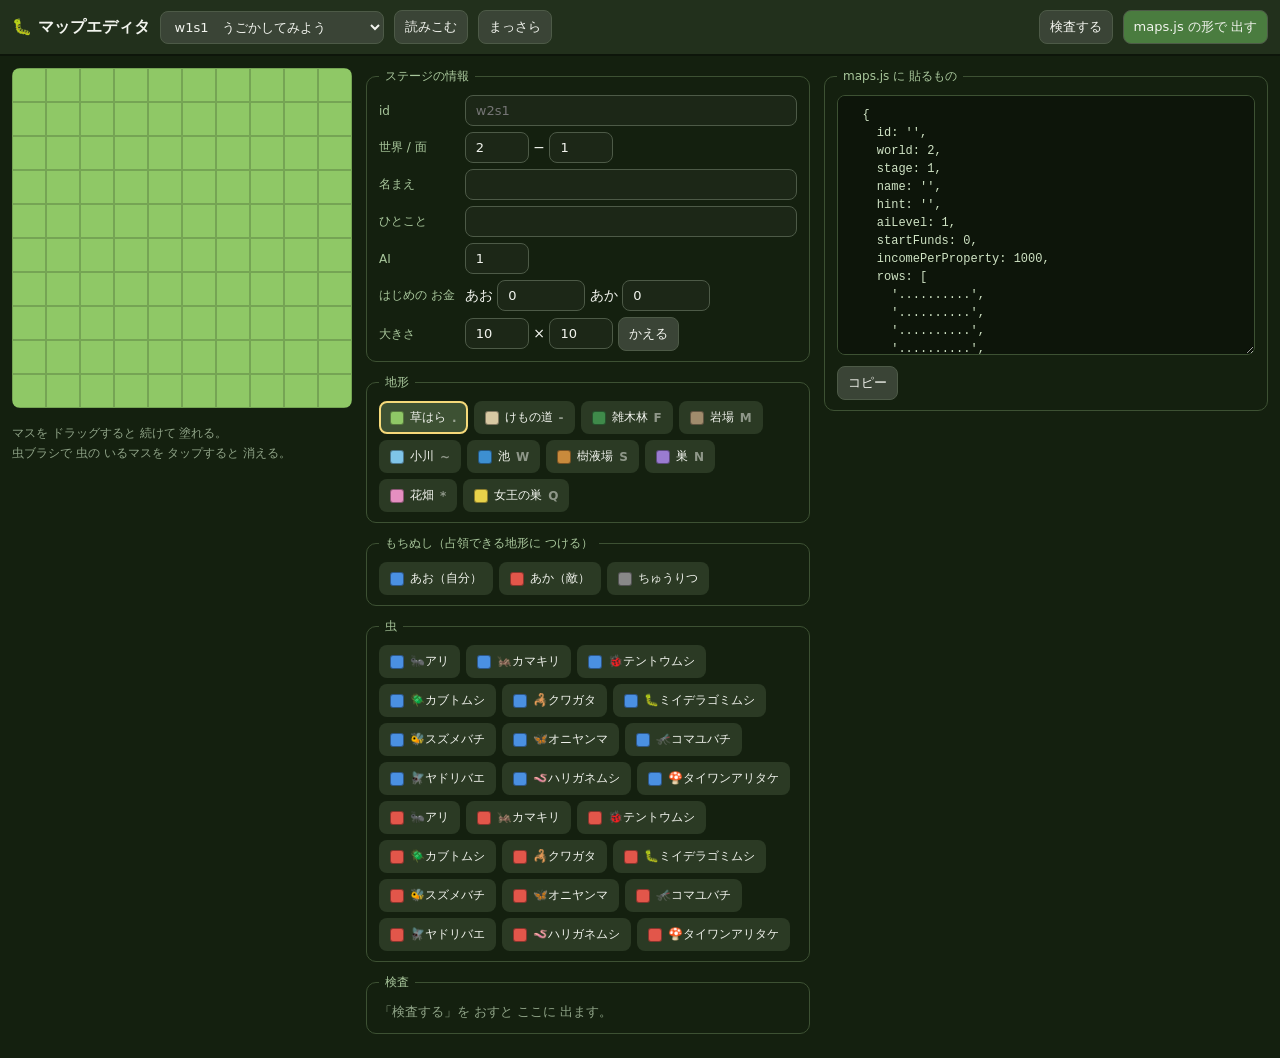
<file: game/tools/editor.html>
<!doctype html>
<!--
  Copyright (c) 2026 Kunihiro Nomura. All rights reserved.
  昆虫戦争 (Konchu Senso) — 無断複製・改変・再配布を禁じます。詳細は /LICENSE を参照。

  マップエディタ（開発用の道具。ゲーム本体からは リンクしていない）
    npx http-server game -p 8123 -c-1
    → http://localhost:8123/tools/editor.html

  80面を 手で 書くと かならず 書きまちがえる。
  そこで「描いて → 検査して → そのまま貼れる形で 出す」ところまでを ここで やる。
  出力は maps.js に そのまま 貼れる JavaScript。エディタ用の 別形式は つくらない。
-->
<meta charset="utf-8">
<meta name="viewport" content="width=device-width, initial-scale=1, viewport-fit=cover">
<title>昆虫戦争 マップエディタ</title>
<style>
  * { box-sizing: border-box; -webkit-tap-highlight-color: transparent; }
  body {
    margin: 0; background: #14200f; color: #f2f4ee;
    font-family: -apple-system, BlinkMacSystemFont, "Hiragino Sans", "Noto Sans JP", system-ui, sans-serif;
    font-size: 14px;
  }
  header {
    display: flex; align-items: center; gap: 10px; flex-wrap: wrap;
    padding: 10px 12px; background: #22301c; border-bottom: 2px solid #0d150a;
  }
  h1 { font-size: 16px; margin: 0; }
  .wrap { display: flex; gap: 14px; padding: 12px; align-items: flex-start; flex-wrap: wrap; }
  .col { flex: 1 1 320px; min-width: 300px; }
  canvas { background: #0d150a; border-radius: 8px; touch-action: none; max-width: 100%; }
  button, select, input {
    font-family: inherit; font-size: 13px; color: #f2f4ee;
    background: #3a4436; border: 1px solid #4d5a47; border-radius: 8px;
    padding: 7px 10px; cursor: pointer;
  }
  button:hover { background: #4a7c3f; }
  button.primary { background: #4a7c3f; }
  input[type=text], input[type=number] { background: #1c2717; cursor: text; }
  fieldset { border: 1px solid #3d5133; border-radius: 10px; margin: 0 0 12px; padding: 10px 12px; }
  legend { color: #a9c79c; font-size: 12px; padding: 0 6px; }
  .brushes { display: flex; flex-wrap: wrap; gap: 6px; }
  .brush {
    display: flex; align-items: center; gap: 6px;
    padding: 6px 9px; border-radius: 8px; border: 2px solid transparent;
    background: #2b3a24; cursor: pointer; font-size: 12px;
  }
  .brush.on { border-color: #f5d97a; background: #3d5133; }
  .swatch { width: 14px; height: 14px; border-radius: 3px; border: 1px solid #0006; }
  .meta { display: grid; grid-template-columns: auto 1fr; gap: 6px 10px; align-items: center; }
  .meta label { color: #a9c79c; font-size: 12px; }
  .meta input { width: 100%; }
  textarea {
    width: 100%; height: 260px; background: #0d150a; color: #cfe3c4;
    border: 1px solid #3d5133; border-radius: 8px; padding: 10px;
    font-family: ui-monospace, SFMono-Regular, Menlo, monospace; font-size: 12px; line-height: 1.5;
  }
  #report { font-size: 12.5px; line-height: 1.75; }
  #report .ng { color: #ff9080; }
  #report .ok { color: #9fdc8c; }
  #report .warn { color: #f5d97a; }
  .hint { color: #8fa387; font-size: 12px; line-height: 1.7; }
</style>

<header>
  <h1>🐛 マップエディタ</h1>
  <select id="load"></select>
  <button id="btn-load">読みこむ</button>
  <button id="btn-new">まっさら</button>
  <span style="flex:1"></span>
  <button id="btn-check">検査する</button>
  <button id="btn-export" class="primary">maps.js の形で 出す</button>
</header>

<div class="wrap">
  <div class="col" style="flex:0 0 auto">
    <canvas id="cv"></canvas>
    <p class="hint">
      マスを ドラッグすると 続けて 塗れる。<br>
      虫ブラシで 虫の いるマスを タップすると 消える。
    </p>
  </div>

  <div class="col">
    <fieldset>
      <legend>ステージの情報</legend>
      <div class="meta">
        <label>id</label><input type="text" id="m-id" placeholder="w2s1">
        <label>世界 / 面</label>
        <span><input type="number" id="m-world" min="1" max="8" style="width:64px"> −
              <input type="number" id="m-stage" min="1" max="10" style="width:64px"></span>
        <label>名まえ</label><input type="text" id="m-name">
        <label>ひとこと</label><input type="text" id="m-hint">
        <label>AI</label><input type="number" id="m-ai" min="1" max="3" style="width:64px">
        <label>はじめの お金</label>
        <span>あお <input type="number" id="m-funds-p" step="1000" style="width:88px">
              あか <input type="number" id="m-funds-e" step="1000" style="width:88px"></span>
        <label>大きさ</label>
        <span><input type="number" id="m-w" min="4" max="24" style="width:64px"> ×
              <input type="number" id="m-h" min="4" max="24" style="width:64px">
              <button id="btn-resize">かえる</button></span>
      </div>
    </fieldset>

    <fieldset>
      <legend>地形</legend>
      <div class="brushes" id="terrain-brushes"></div>
    </fieldset>

    <fieldset>
      <legend>もちぬし（占領できる地形に つける）</legend>
      <div class="brushes" id="owner-brushes"></div>
    </fieldset>

    <fieldset>
      <legend>虫</legend>
      <div class="brushes" id="unit-brushes"></div>
    </fieldset>

    <fieldset>
      <legend>検査</legend>
      <div id="report" class="hint">「検査する」を おすと ここに 出ます。</div>
    </fieldset>
  </div>

  <div class="col">
    <fieldset>
      <legend>maps.js に 貼るもの</legend>
      <textarea id="out" readonly></textarea>
      <button id="btn-copy" style="margin-top:8px">コピー</button>
    </fieldset>
  </div>
</div>

<script type="module">
import { TERRAIN, CHAR_TO_TERRAIN } from '../js/data/terrain.js';
import { UNITS } from '../js/data/units.js';
import { MAPS } from '../js/data/maps.js';
import { Game } from '../js/engine.js';
import { AI } from '../js/ai.js';

const TERRAIN_CHARS = Object.entries(CHAR_TO_TERRAIN);
const TILE = 34;

// ---- じょうたい ----
let map = blankMap(10, 10);
let brush = { kind: 'terrain', value: '.' };

function blankMap(w, h) {
  return {
    id: '', world: 2, stage: 1, name: '', hint: '',
    aiLevel: 1, startFunds: 0, incomePerProperty: 1000,
    rows: Array.from({ length: h }, () => '.'.repeat(w)),
    owners: [], units: [], steps: [],
  };
}

const width = () => map.rows[0].length;
const height = () => map.rows.length;

function charAt(x, y) { return map.rows[y][x]; }
function setChar(x, y, ch) {
  const row = [...map.rows[y]];
  row[x] = ch;
  map.rows[y] = row.join('');
  // 占領できない地形に なったら もちぬしも 消す
  if (!TERRAIN[CHAR_TO_TERRAIN[ch]].capturable) {
    map.owners = map.owners.filter((o) => !(o.x === x && o.y === y));
  }
}
const ownerAt = (x, y) => map.owners.find((o) => o.x === x && o.y === y) || null;
const unitAt = (x, y) => map.units.find((u) => u.x === x && u.y === y) || null;

// ---- ブラシ ----
function buildBrushes() {
  const t = document.getElementById('terrain-brushes');
  t.innerHTML = '';
  for (const [ch, id] of TERRAIN_CHARS) {
    t.appendChild(brushButton(
      { kind: 'terrain', value: ch },
      `<span class="swatch" style="background:${TERRAIN[id].color}"></span>${TERRAIN[id].name}<b style="opacity:.5">${ch}</b>`
    ));
  }

  const o = document.getElementById('owner-brushes');
  o.innerHTML = '';
  for (const [team, label, color] of [
    ['player', 'あお（自分）', '#4a90e2'],
    ['enemy', 'あか（敵）', '#e2564a'],
    [null, 'ちゅうりつ', '#888'],
  ]) {
    o.appendChild(brushButton(
      { kind: 'owner', value: team },
      `<span class="swatch" style="background:${color}"></span>${label}`
    ));
  }

  const u = document.getElementById('unit-brushes');
  u.innerHTML = '';
  for (const team of ['player', 'enemy']) {
    for (const spec of Object.values(UNITS)) {
      u.appendChild(brushButton(
        { kind: 'unit', value: spec.id, team },
        `<span class="swatch" style="background:${team === 'player' ? '#4a90e2' : '#e2564a'}"></span>${spec.icon}${spec.name}`
      ));
    }
  }
  markBrush();
}

function brushButton(b, html) {
  const el = document.createElement('div');
  el.className = 'brush';
  el.innerHTML = html;
  el.dataset.key = brushKey(b);
  el.addEventListener('click', () => { brush = b; markBrush(); });
  return el;
}
const brushKey = (b) => `${b.kind}:${b.value}:${b.team || ''}`;
function markBrush() {
  const key = brushKey(brush);
  document.querySelectorAll('.brush').forEach((el) => el.classList.toggle('on', el.dataset.key === key));
}

// ---- えがく ----
const cv = document.getElementById('cv');
const ctx = cv.getContext('2d');

function draw() {
  const dpr = window.devicePixelRatio || 1;
  cv.width = width() * TILE * dpr;
  cv.height = height() * TILE * dpr;
  cv.style.width = `${width() * TILE}px`;
  cv.style.height = `${height() * TILE}px`;
  ctx.setTransform(dpr, 0, 0, dpr, 0, 0);

  for (let y = 0; y < height(); y++) {
    for (let x = 0; x < width(); x++) {
      const terrain = TERRAIN[CHAR_TO_TERRAIN[charAt(x, y)]];
      ctx.fillStyle = terrain.color;
      ctx.fillRect(x * TILE, y * TILE, TILE, TILE);
      ctx.strokeStyle = 'rgba(0,0,0,0.18)';
      ctx.strokeRect(x * TILE + 0.5, y * TILE + 0.5, TILE - 1, TILE - 1);

      const owner = ownerAt(x, y);
      if (owner) {
        ctx.strokeStyle = owner.team === 'player' ? '#4a90e2' : '#e2564a';
        ctx.lineWidth = 3;
        ctx.strokeRect(x * TILE + 2, y * TILE + 2, TILE - 4, TILE - 4);
        ctx.lineWidth = 1;
      } else if (terrain.capturable) {
        // 中立の 占領地は 見のがしやすいので 点線で 出す
        ctx.setLineDash([3, 3]);
        ctx.strokeStyle = '#fff8';
        ctx.strokeRect(x * TILE + 2, y * TILE + 2, TILE - 4, TILE - 4);
        ctx.setLineDash([]);
      }

      const unit = unitAt(x, y);
      if (unit) {
        ctx.fillStyle = unit.team === 'player' ? '#4a90e2cc' : '#e2564acc';
        ctx.fillRect(x * TILE + 4, y * TILE + 4, TILE - 8, TILE - 8);
        ctx.font = `${Math.round(TILE * 0.5)}px system-ui, "Apple Color Emoji", sans-serif`;
        ctx.textAlign = 'center';
        ctx.textBaseline = 'middle';
        ctx.fillText(UNITS[unit.type].icon, (x + 0.5) * TILE, (y + 0.55) * TILE);
      }
    }
  }
  syncMeta();
  exportText();
}

// ---- 入力 ----
let painting = false;
let lastPainted = '';

function tileFromEvent(e) {
  const r = cv.getBoundingClientRect();
  const p = e.touches ? e.touches[0] : e;
  return {
    x: Math.floor((p.clientX - r.left) / TILE),
    y: Math.floor((p.clientY - r.top) / TILE),
  };
}

function paint(x, y) {
  if (x < 0 || y < 0 || x >= width() || y >= height()) return;
  const k = `${x},${y}`;
  if (k === lastPainted) return; // ドラッグ中の 同じマスへの 連打を ふせぐ
  lastPainted = k;

  if (brush.kind === 'terrain') {
    setChar(x, y, brush.value);
  } else if (brush.kind === 'owner') {
    if (!TERRAIN[CHAR_TO_TERRAIN[charAt(x, y)]].capturable) return;
    map.owners = map.owners.filter((o) => !(o.x === x && o.y === y));
    if (brush.value) map.owners.push({ x, y, team: brush.value });
  } else {
    const existing = unitAt(x, y);
    map.units = map.units.filter((u) => !(u.x === x && u.y === y));
    // 同じ虫を 置きなおしたら 消す（けしゴムを 別に 用意しなくてよい）
    if (!existing || existing.type !== brush.value || existing.team !== brush.team) {
      map.units.push({ x, y, type: brush.value, team: brush.team });
    }
  }
  draw();
}

for (const [down, move, up] of [['mousedown', 'mousemove', 'mouseup'], ['touchstart', 'touchmove', 'touchend']]) {
  cv.addEventListener(down, (e) => {
    e.preventDefault();
    painting = true;
    lastPainted = '';
    const t = tileFromEvent(e);
    paint(t.x, t.y);
  });
  cv.addEventListener(move, (e) => {
    if (!painting) return;
    e.preventDefault();
    const t = tileFromEvent(e);
    paint(t.x, t.y);
  });
  window.addEventListener(up, () => { painting = false; });
}

// ---- ステージの情報 ----
const fields = {
  'm-id': 'id', 'm-world': 'world', 'm-stage': 'stage', 'm-name': 'name',
  'm-hint': 'hint', 'm-ai': 'aiLevel',
};

// はじめの お金は 数1つ でも { player, enemy } でも よい（engine.js 参照）。
// エディタでは いつも 2つに ほぐして あつかい、同じ数なら 1つに まとめて 出す。
const fundsOf = (team) => {
  const f = map.startFunds || 0;
  return typeof f === 'number' ? f : (f[team] || 0);
};
for (const [elId, team] of [['m-funds-p', 'player'], ['m-funds-e', 'enemy']]) {
  document.getElementById(elId).addEventListener('input', () => {
    const p = Number(document.getElementById('m-funds-p').value) || 0;
    const e = Number(document.getElementById('m-funds-e').value) || 0;
    map.startFunds = p === e ? p : { player: p, enemy: e };
    exportText();
  });
}
for (const [elId, key] of Object.entries(fields)) {
  document.getElementById(elId).addEventListener('input', (e) => {
    const v = e.target.type === 'number' ? Number(e.target.value) : e.target.value;
    map[key] = v;
    exportText();
  });
}
function syncMeta() {
  for (const [elId, key] of Object.entries(fields)) document.getElementById(elId).value = map[key] ?? '';
  document.getElementById('m-funds-p').value = fundsOf('player');
  document.getElementById('m-funds-e').value = fundsOf('enemy');
  document.getElementById('m-w').value = width();
  document.getElementById('m-h').value = height();
}

document.getElementById('btn-resize').addEventListener('click', () => {
  const w = Number(document.getElementById('m-w').value);
  const h = Number(document.getElementById('m-h').value);
  if (!(w >= 4 && h >= 4 && w <= 24 && h <= 24)) return;
  const rows = [];
  for (let y = 0; y < h; y++) {
    const old = map.rows[y] || '';
    rows.push((old + '.'.repeat(w)).slice(0, w));
  }
  map.rows = rows;
  // はみ出した ものを 落とす
  map.owners = map.owners.filter((o) => o.x < w && o.y < h);
  map.units = map.units.filter((u) => u.x < w && u.y < h);
  draw();
});

// ---- 読みこみ ----
const loadSel = document.getElementById('load');
loadSel.innerHTML = MAPS.map((m) => `<option value="${m.id}">${m.id}　${m.name}</option>`).join('');
document.getElementById('btn-load').addEventListener('click', () => {
  const src = MAPS.find((m) => m.id === loadSel.value);
  if (!src) return;
  map = JSON.parse(JSON.stringify(src));
  map.owners ||= [];
  map.units ||= [];
  map.steps ||= [];
  draw();
});
document.getElementById('btn-new').addEventListener('click', () => {
  map = blankMap(12, 12);
  draw();
});

// ---- 出力 ----
// maps.js に そのまま 貼れる 形で 出す。エディタ用の 別形式は つくらない。
function exportText() {
  const q = (s) => `'${String(s).replace(/'/g, "\\'")}'`;
  const lines = [];
  lines.push('  {');
  lines.push(`    id: ${q(map.id)},`);
  lines.push(`    world: ${map.world},`);
  lines.push(`    stage: ${map.stage},`);
  lines.push(`    name: ${q(map.name)},`);
  lines.push(`    hint: ${q(map.hint)},`);
  lines.push(`    aiLevel: ${map.aiLevel},`);
  lines.push(
    typeof map.startFunds === 'object'
      ? `    startFunds: { player: ${map.startFunds.player}, enemy: ${map.startFunds.enemy} },`
      : `    startFunds: ${map.startFunds},`
  );
  lines.push(`    incomePerProperty: ${map.incomePerProperty ?? 1000},`);
  lines.push('    rows: [');
  for (const row of map.rows) lines.push(`      ${q(row)},`);
  lines.push('    ],');

  const sorted = (a) => [...a].sort((p, r) => p.y - r.y || p.x - r.x);
  lines.push('    owners: [');
  for (const o of sorted(map.owners)) lines.push(`      { x: ${o.x}, y: ${o.y}, team: ${q(o.team)} },`);
  lines.push('    ],');
  lines.push('    units: [');
  for (const u of sorted(map.units)) lines.push(`      { x: ${u.x}, y: ${u.y}, type: ${q(u.type)}, team: ${q(u.team)} },`);
  lines.push('    ],');
  if (map.steps?.length) {
    lines.push('    steps: [');
    for (const s of map.steps) lines.push(`      { on: ${q(s.on)}, text: ${q(s.text)} },`);
    lines.push('    ],');
  }
  lines.push('  },');
  document.getElementById('out').value = lines.join('\n');
}

document.getElementById('btn-copy').addEventListener('click', async () => {
  const ta = document.getElementById('out');
  try {
    await navigator.clipboard.writeText(ta.value);
  } catch {
    ta.removeAttribute('readonly');
    ta.select();
    document.execCommand('copy');
    ta.setAttribute('readonly', '');
  }
});

// ---- 検査 ----
// engine の 検証を そのまま つかい、そのうえで 遊べるかどうかまで 見る。
// 「読みこめる」だけでは 足りない。行き止まりの 面や 終わらない面が できる。
document.getElementById('btn-check').addEventListener('click', () => {
  const out = [];
  const ng = (t) => out.push(`<div class="ng">✗ ${t}</div>`);
  const ok = (t) => out.push(`<div class="ok">✓ ${t}</div>`);
  const warn = (t) => out.push(`<div class="warn">! ${t}</div>`);

  let game;
  try {
    game = new Game(map);
    ok('マップとして 読みこめる');
  } catch (e) {
    ng(e.message);
    document.getElementById('report').innerHTML = out.join('');
    return;
  }

  if (!map.id) ng('id が 空');
  if (MAPS.some((m) => m.id === map.id)) {
    warn(`id "${map.id}" は すでに maps.js に ある。直しているなら そのまま 置きかえる。新しい面なら id を 変える`);
  }

  for (const team of ['player', 'enemy']) {
    const hq = [...game.props.values()].filter((p) => game.terrainAt(p.x, p.y).hq && p.team === team);
    if (hq.length === 1) ok(`${team === 'player' ? 'あお' : 'あか'}の 女王の巣が 1つ`);
    else ng(`${team === 'player' ? 'あお' : 'あか'}の 女王の巣が ${hq.length}個（1つに する）`);

    const units = map.units.filter((u) => u.team === team);
    if (!units.length) ng(`${team === 'player' ? 'あお' : 'あか'}の 虫が 1体も いない`);
  }

  const seen = new Set();
  for (const u of map.units) {
    const k = `${u.x},${u.y}`;
    if (seen.has(k)) ng(`(${k}) に 虫が かさなっている`);
    seen.add(k);
    const cost = game.terrainAt(u.x, u.y).move[UNITS[u.type].moveType];
    if (cost == null) ng(`${UNITS[u.type].name} が 入れない ${game.terrainAt(u.x, u.y).name} に いる (${k})`);
    const world = map.world || 99;
    if ((UNITS[u.type].fromWorld || 1) > world) {
      warn(`${UNITS[u.type].name} は 世界${UNITS[u.type].fromWorld}から の虫（この面は 世界${world}）`);
    }
  }
  if (!out.some((l) => l.includes('かさなって'))) ok('虫が かさなっていない');

  // 敵の 女王の巣まで 歩いて 行けるか。行けないと クリア できない。
  const enemyHQ = [...game.props.values()].find((p) => game.terrainAt(p.x, p.y).hq && p.team === 'enemy');
  const start = map.units.find((u) => u.team === 'player');
  if (enemyHQ && start) {
    const reach = walkReach(game, start);
    if (reach.has(`${enemyHQ.x},${enemyHQ.y}`)) ok('あおの 虫が 敵の 女王の巣まで 行ける');
    else ng('あおの 虫が 敵の 女王の巣まで たどりつけない（岩場や 池で ふさがれている）');
  }

  const ownerless = [...game.props.values()].filter((p) => !p.team).length;
  ok(`占領できる場所 ${game.props.size}個（うち ちゅうりつ ${ownerless}個）`);

  // AI どうしで 回して、ほんとうに 終わるかを 見る
  let finished = 0;
  let turns = [];
  for (let i = 0; i < 5; i++) {
    const g = new Game(map);
    const red = new AI(g, map.aiLevel || 1);
    const blue = new AI(g, map.aiLevel || 1);
    blue.team = 'player';
    for (let t = 0; t < 60 && g.status === 'playing'; t++) {
      const actor = g.turnTeam === 'enemy' ? red : blue;
      let guard = 0;
      while (actor.takeOneAction() && guard++ < 200);
      actor.produce();
      if (g.status !== 'playing') break;
      g.endTurn();
    }
    if (g.status !== 'playing') { finished++; turns.push(g.turnCount); }
  }
  if (finished >= 3) {
    const avg = Math.round(turns.reduce((a, b) => a + b, 0) / turns.length);
    ok(`AI どうしで ${finished}/5回 決着（へいきん ${avg}ターン）`);
    if (avg <= 3) warn('かんたん すぎるかも（へいきん 3ターン いか）');
    if (avg >= 25) warn('長すぎるかも（へいきん 25ターン いじょう）');
  } else {
    ng(`AI どうしで ${finished}/5回しか 決着しない（手づまりに なる面）`);
  }

  document.getElementById('report').innerHTML = out.join('');
});

// 歩く虫が 行ける はんい（移動力は 見ない。つながっているかだけ）
function walkReach(game, startUnit) {
  const moveType = UNITS[startUnit.type].moveType;
  const seen = new Set([`${startUnit.x},${startUnit.y}`]);
  const queue = [[startUnit.x, startUnit.y]];
  while (queue.length) {
    const [x, y] = queue.shift();
    for (const [nx, ny] of [[x + 1, y], [x - 1, y], [x, y + 1], [x, y - 1]]) {
      if (nx < 0 || ny < 0 || nx >= width() || ny >= height()) continue;
      const k = `${nx},${ny}`;
      if (seen.has(k)) continue;
      if (game.terrainAt(nx, ny).move[moveType] == null) continue;
      seen.add(k);
      queue.push([nx, ny]);
    }
  }
  return seen;
}

buildBrushes();
draw();
</script>
</file>
<file: game/css/style.css>
/* iPhone で 遊ぶことを 前提にした レイアウト。
   セーフエリア（ノッチ）と、指で 押しやすい ボタンサイズを 意識している。 */

* { box-sizing: border-box; -webkit-tap-highlight-color: transparent; }

html, body {
  margin: 0;
  padding: 0;
  height: 100%;
  overflow: hidden;
  background: #14200f;
  color: #f2f4ee;
  font-family: -apple-system, BlinkMacSystemFont, "Hiragino Sans", "Noto Sans JP", system-ui, sans-serif;
  overscroll-behavior: none;
  touch-action: manipulation;
  user-select: none;
  -webkit-user-select: none;
}

.screen {
  position: fixed;
  inset: 0;
  display: none;
  flex-direction: column;
  padding-top: env(safe-area-inset-top);
  padding-bottom: env(safe-area-inset-bottom);
  padding-left: env(safe-area-inset-left);
  padding-right: env(safe-area-inset-right);
}
.screen.active { display: flex; }
.hidden { display: none !important; }

/* ---- ボタン ---- */
.btn {
  appearance: none;
  border: none;
  border-radius: 12px;
  background: #4a7c3f;
  color: #fff;
  font-size: 17px;
  font-weight: 700;
  padding: 12px 18px;
  min-height: 46px;
  cursor: pointer;
  font-family: inherit;
  line-height: 1.2;
}
.btn:active { background: #3c6634; transform: translateY(1px); }
.btn.big { font-size: 20px; padding: 16px 32px; }
.btn.small { font-size: 13px; padding: 8px 10px; min-height: 40px; border-radius: 10px; }
.btn.ghost { background: #3a4436; }
.btn.danger { background: #b8442f; }
.btn:disabled { opacity: 0.4; }

/* ---- タイトル画面 ---- */
#screen-title {
  background: radial-gradient(circle at 50% 30%, #33512b 0%, #14200f 70%);
  align-items: center;
  justify-content: center;
}
.title-wrap { text-align: center; padding: 24px; }
.game-title {
  font-size: 15vw;
  margin: 0;
  letter-spacing: 0.08em;
  color: #f5e07a;
  text-shadow: 0 4px 0 #6b4b12, 0 8px 18px rgba(0,0,0,0.5);
}
@media (min-width: 480px) { .game-title { font-size: 72px; } }
.game-sub { margin: 4px 0 20px; color: #b9c9ae; font-size: 14px; letter-spacing: 0.3em; }
.title-lead { color: #dbe6d3; font-size: 15px; line-height: 1.8; margin-bottom: 28px; }
.menu-buttons { display: flex; flex-direction: column; gap: 12px; align-items: center; }
.version { margin-top: 28px; color: #7d8a76; font-size: 12px; }
.copyright { margin-top: 6px; color: #5f6b5a; font-size: 11px; }

/* ---- 上部バー ---- */
.bar {
  display: flex;
  align-items: center;
  justify-content: space-between;
  gap: 8px;
  padding: 8px 10px;
  background: #22301c;
  border-bottom: 2px solid #0d150a;
  flex: 0 0 auto;
}
.bar-title { font-weight: 700; font-size: 16px; }
.hud-info { display: flex; flex-direction: column; align-items: center; gap: 2px; font-size: 13px; }
.hud-turn { font-weight: 800; font-size: 16px; }
.hud-turn.player { color: #7fb8ff; }
.hud-turn.enemy { color: #ff9080; }

/* ---- ステージ選択 ---- */
.stage-list { flex: 1; overflow-y: auto; padding: 14px; display: flex; flex-direction: column; gap: 12px; }
.stage-card {
  background: #2b3a24;
  border-radius: 14px;
  padding: 14px 16px;
  display: flex;
  align-items: center;
  gap: 14px;
  border: 2px solid #3d5133;
}
.stage-card.locked { opacity: 0.45; }
/* いちばん上の「つづきから」。さがさなくても 目に入るように、色で 立たせる。
   面では ないので stage-card とは 別の class に してある */
.resume-card {
  background: #3a5a2c;
  border: 2px solid #7fc45f;
  border-radius: 14px;
  padding: 14px 16px;
  display: flex;
  align-items: center;
  gap: 14px;
  margin-bottom: 4px;
}
.resume-card .stage-no { background: #7fc45f; color: #17250f; }
.stage-no {
  width: 46px; height: 46px; flex: 0 0 auto;
  border-radius: 50%;
  background: #4a7c3f;
  display: flex; align-items: center; justify-content: center;
  font-weight: 800; font-size: 18px;
}
.stage-card.cleared .stage-no { background: #d8a53c; color: #2a1e05; }
.stage-body { flex: 1; min-width: 0; }
.stage-name { font-weight: 700; font-size: 16px; }
.stage-hint { font-size: 12px; color: #aebba6; margin-top: 3px; line-height: 1.5; }
.stage-badge { font-size: 12px; color: #f5d97a; margin-top: 4px; }
/* 世界の 見出し */
.stage-world { font-size: 15px; font-weight: 700; color: #f0e6c8; margin: 14px 0 6px; letter-spacing: .04em; }
.stage-world:first-child { margin-top: 4px; }
/* 世界の 番号が とぶところの ひとこと */
.stage-note { font-size: 12px; color: #aebba6; line-height: 1.6; padding: 10px 12px; margin: 4px 0; border-left: 3px solid #4d6a45; }

/* ---- むずかしさ えらび ---- */
/* ステージ一覧の 上に すえおく。スクロールしても 見うしなわないよう 外に出してある */
.difficulty { flex: 0 0 auto; padding: 12px 14px 0; }
.difficulty-label { font-size: 12px; color: #aebba6; margin-bottom: 6px; }
.difficulty-choices { display: flex; gap: 8px; }
.difficulty-choice {
  appearance: none;
  border: 2px solid #3d5133;
  border-radius: 12px;
  background: #2b3a24;
  color: #cfd8c8;
  font-family: inherit;
  font-size: 15px;
  font-weight: 700;
  line-height: 1.3;
  padding: 9px 12px;
  min-height: 46px;
  flex: 1 1 0;
  text-align: center;
  cursor: pointer;
}
.difficulty-choice .difficulty-lead { display: block; font-size: 11px; font-weight: 400; color: #93a38b; margin-top: 2px; }
.difficulty-choice[aria-pressed='true'] { background: #4a7c3f; border-color: #7fb46e; color: #fff; }
.difficulty-choice[aria-pressed='true'] .difficulty-lead { color: #dcecd4; }
.difficulty-note { font-size: 12px; color: #aebba6; line-height: 1.6; margin-top: 8px; }

/* ---- ゲーム盤 ---- */
.board-wrap { flex: 1; position: relative; min-height: 0; }
#board { width: 100%; height: 100%; display: block; touch-action: none; }

/* 戦闘カットイン。盤面の上にかぶせる */
.battle {
  position: absolute;
  inset: 0;
  width: 100%;
  height: 100%;
  display: block;
  z-index: 10;
  touch-action: none;
}

.banner {
  position: absolute;
  top: 12px; left: 50%;
  transform: translateX(-50%);
  background: rgba(0,0,0,0.78);
  padding: 10px 20px;
  border-radius: 999px;
  font-weight: 700;
  font-size: 15px;
  pointer-events: none;
  white-space: nowrap;
}

/* はじめて あそぶ人への 手びき。盤面の下に出して、操作のじゃまをしない */
.tutorial {
  position: absolute;
  left: 8px;
  right: 8px;
  bottom: 8px;
  background: rgba(245, 224, 122, 0.96);
  color: #2a2205;
  border-radius: 14px;
  padding: 12px 14px;
  font-size: 15px;
  font-weight: 700;
  line-height: 1.6;
  box-shadow: 0 3px 12px rgba(0, 0, 0, 0.4);
  z-index: 5;
  pointer-events: none;
  animation: tutorial-pop 0.25s ease-out;
}
@keyframes tutorial-pop {
  from { transform: translateY(8px); opacity: 0; }
  to   { transform: translateY(0);   opacity: 1; }
}

.tileinfo {
  flex: 0 0 auto;
  background: #22301c;
  border-top: 2px solid #0d150a;
  padding: 8px 12px;
  font-size: 13px;
  line-height: 1.6;
  min-height: 44px;
}
.tileinfo b { color: #f5e07a; }
.tileinfo .why { color: #a9c79c; font-size: 12px; display: block; margin-top: 2px; }

.actions {
  flex: 0 0 auto;
  display: flex;
  gap: 8px;
  padding: 8px 10px 10px;
  background: #1a2415;
  flex-wrap: wrap;
}
.actions .btn { flex: 1 1 auto; min-width: 84px; }

/* ---- 生産リスト ---- */
.produce-item {
  display: flex; align-items: center; gap: 12px;
  padding: 10px 12px;
  border-radius: 12px;
  background: #2b3a24;
  margin-bottom: 8px;
  width: 100%;
  border: none;
  color: inherit;
  font-family: inherit;
  text-align: left;
  cursor: pointer;
}
.produce-item:disabled { opacity: 0.4; }
.produce-icon { font-size: 26px; }
.produce-name { font-weight: 700; font-size: 15px; }
.produce-meta { font-size: 11px; color: #a9b7a2; margin-top: 2px; line-height: 1.5; }
.produce-cost { margin-left: auto; font-weight: 800; color: #f5d97a; font-size: 14px; }

/* ---- 昆虫ずかん ---- */
.zukan-count { font-size: 13px; color: #f5d97a; }
.zukan-list { flex: 1; overflow-y: auto; padding: 14px; display: flex; flex-direction: column; gap: 10px; }
.zukan-card {
  background: #2b3a24;
  border-radius: 14px;
  padding: 14px;
  border: 2px solid #3d5133;
}
.zukan-card.unknown { opacity: 0.5; text-align: center; padding: 22px; }
.zukan-head { display: flex; align-items: center; gap: 12px; }
.zukan-icon { font-size: 34px; }
.zukan-name { font-weight: 800; font-size: 18px; }
.zukan-role { font-size: 12px; color: #a9c79c; }
.zukan-stats { display: flex; gap: 10px; margin: 10px 0; flex-wrap: wrap; }
.zukan-stat {
  background: #1c2717; border-radius: 8px; padding: 5px 10px; font-size: 12px;
}
.zukan-stat b { color: #f5d97a; }
.zukan-facts { font-size: 13px; line-height: 1.85; }
.zukan-facts dt { color: #8fb883; font-size: 11px; margin-top: 6px; }
.zukan-facts dd { margin: 0; }
.zukan-why {
  margin-top: 10px; padding: 10px; border-radius: 10px;
  background: #1c2717; font-size: 12.5px; line-height: 1.75; color: #dce9d5;
}
.zukan-why b { color: #f5d97a; }

/* ---- モーダル ---- */
.modal {
  position: fixed; inset: 0; z-index: 50;
  background: rgba(0,0,0,0.7);
  display: flex; align-items: center; justify-content: center;
  padding: 20px;
}
.modal-box {
  background: #2b3a24;
  border-radius: 18px;
  padding: 20px;
  max-width: 420px;
  width: 100%;
  max-height: 84vh;
  overflow-y: auto;
  border: 2px solid #4a6340;
}
.modal-actions { display: flex; flex-direction: column; gap: 8px; margin-top: 14px; }
.modal h2 { margin: 0 0 10px; font-size: 21px; color: #f5e07a; }
.modal p { font-size: 14px; line-height: 1.8; margin: 6px 0; }
.fact-card {
  background: #1c2717; border-radius: 12px; padding: 14px; margin-top: 10px;
  border-left: 4px solid #f5d97a;
}
.fact-card .fact-label { font-size: 11px; color: #8fb883; }
.fact-card .fact-title { font-weight: 800; font-size: 16px; margin: 4px 0 6px; }
.fact-card .fact-text { font-size: 13.5px; line-height: 1.85; }
</file>
